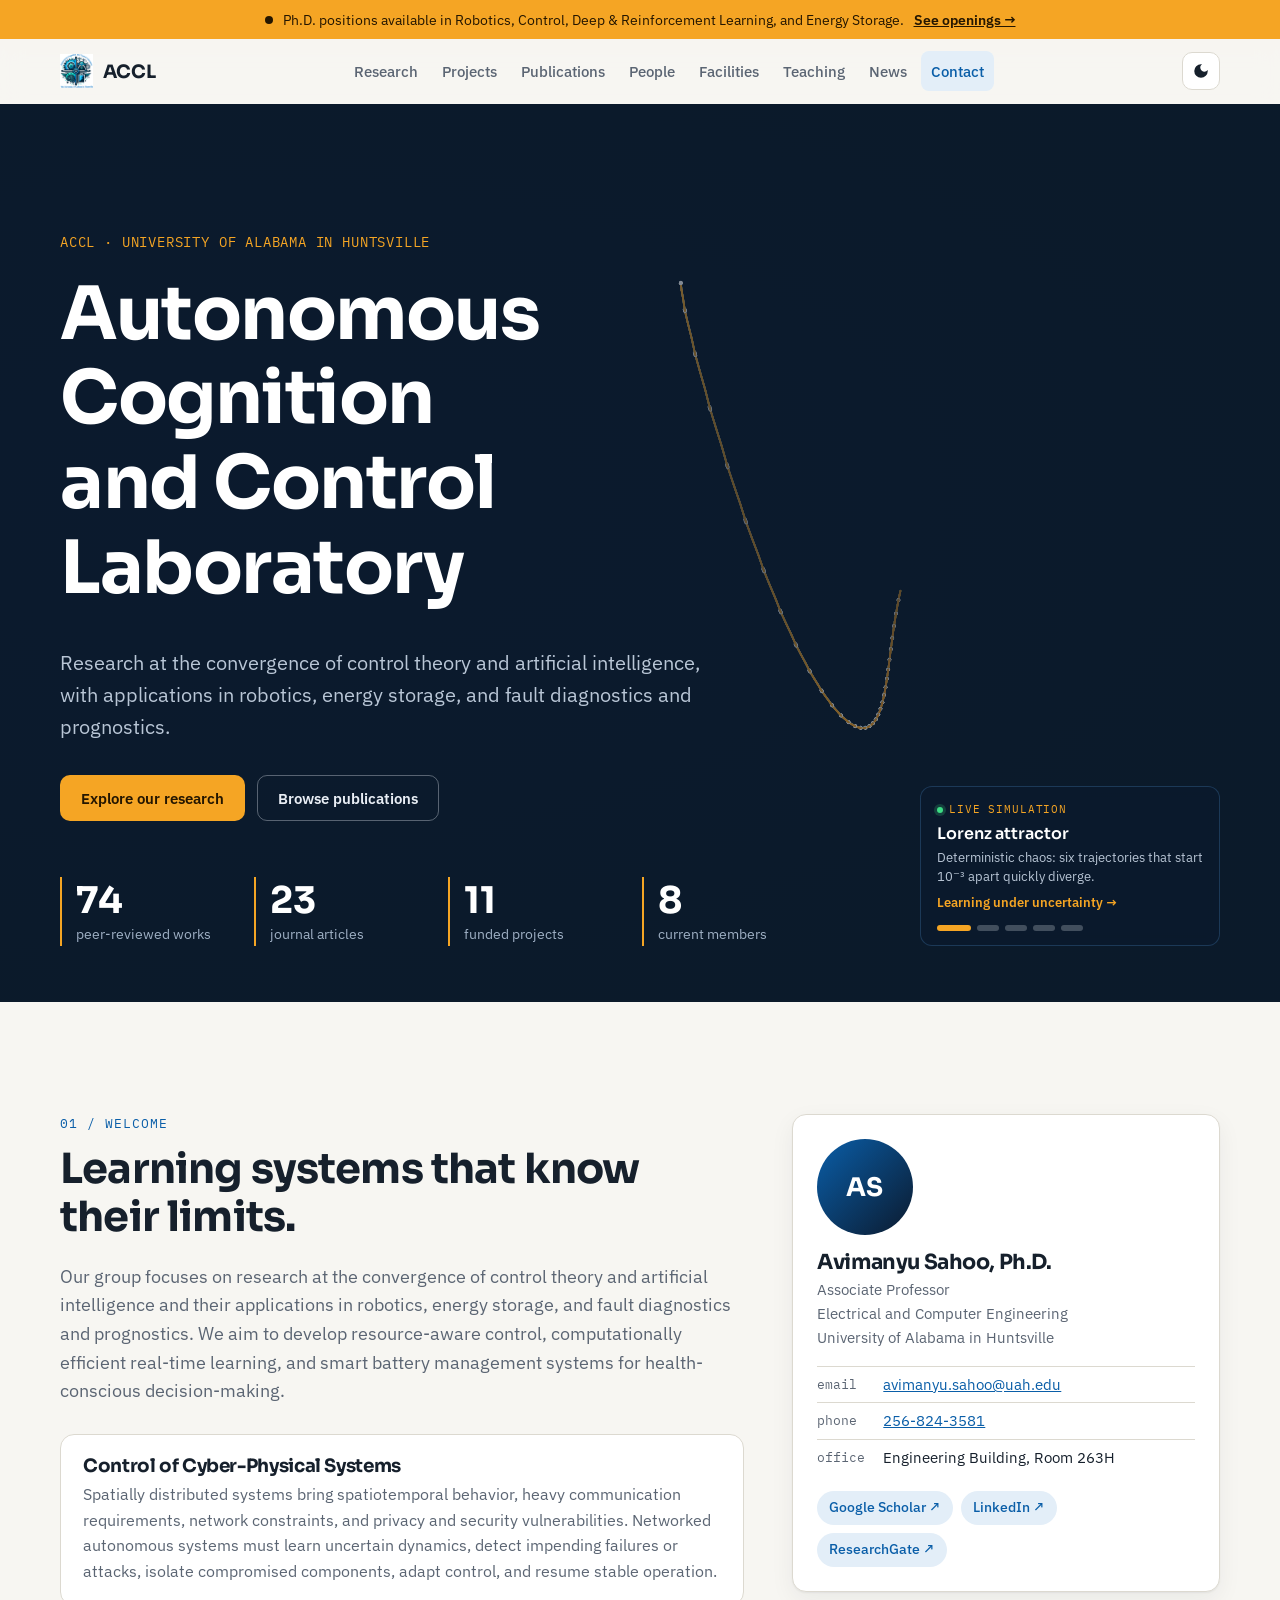
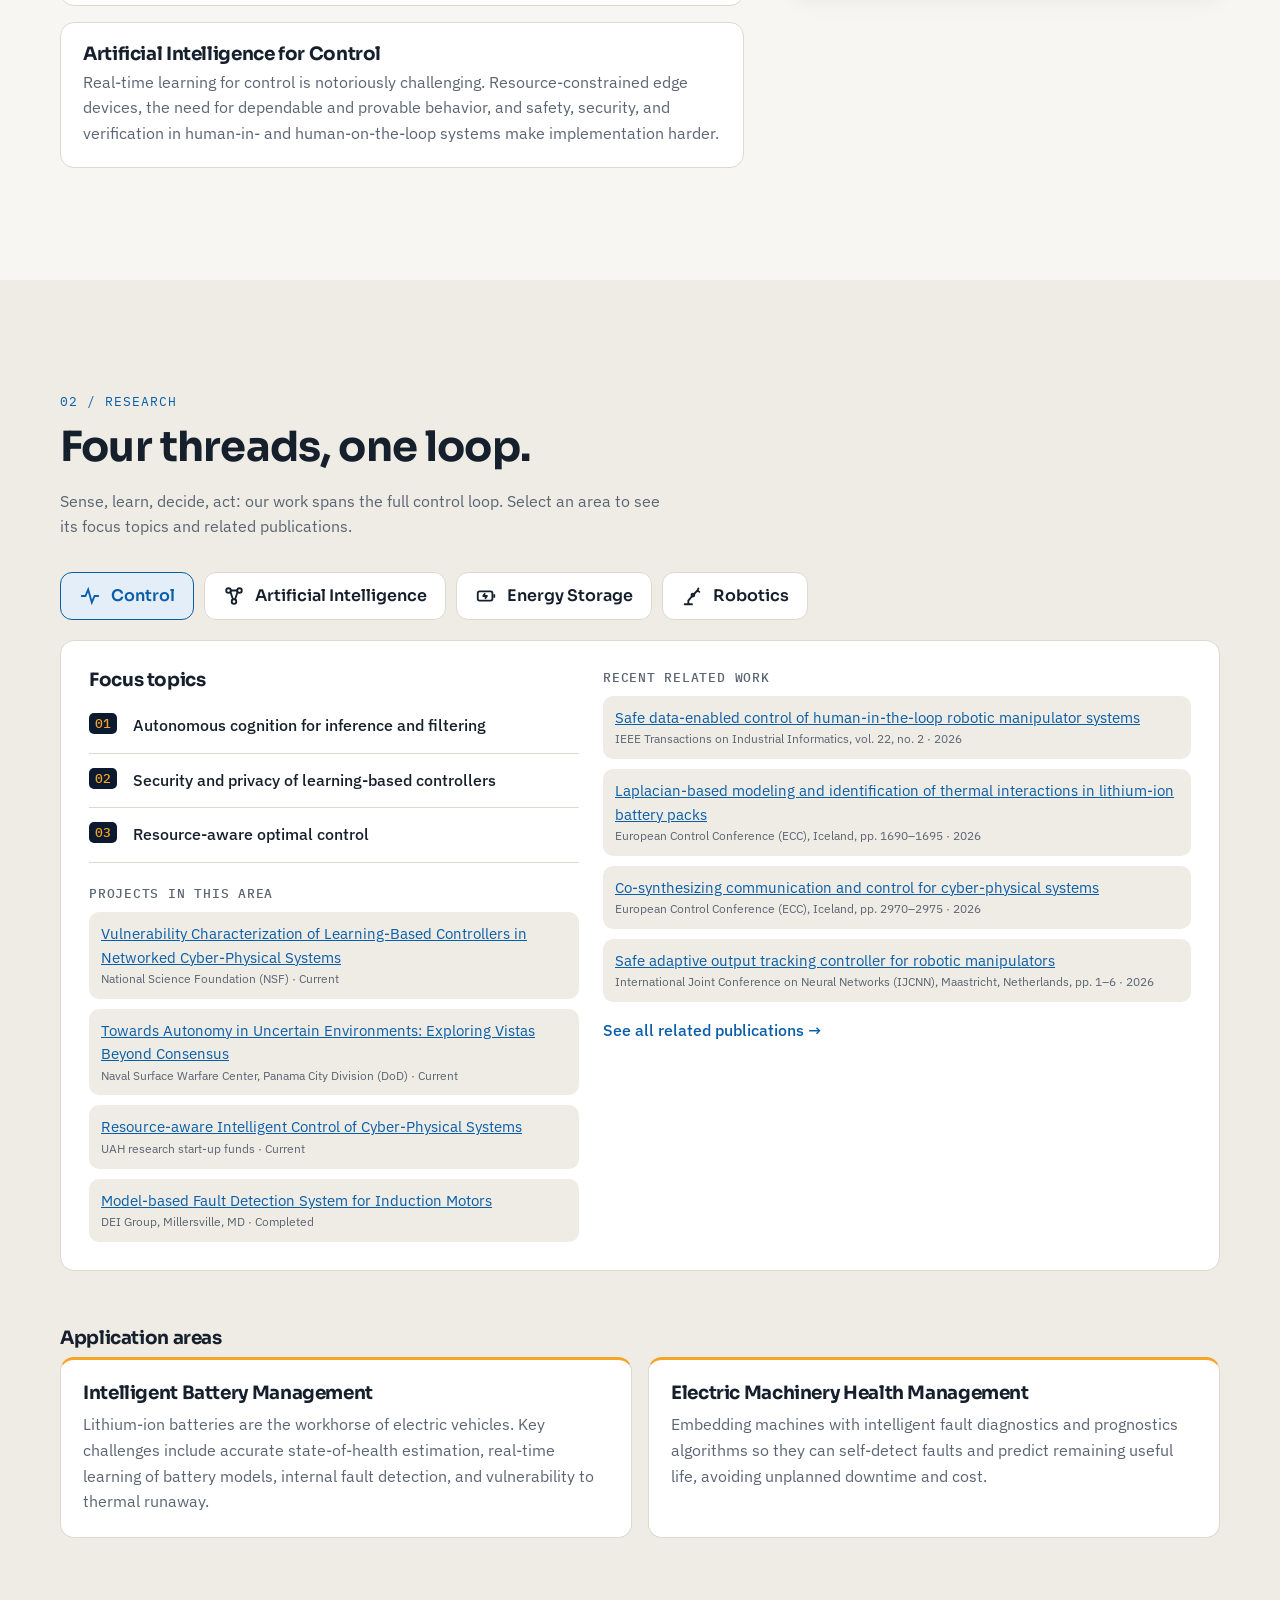
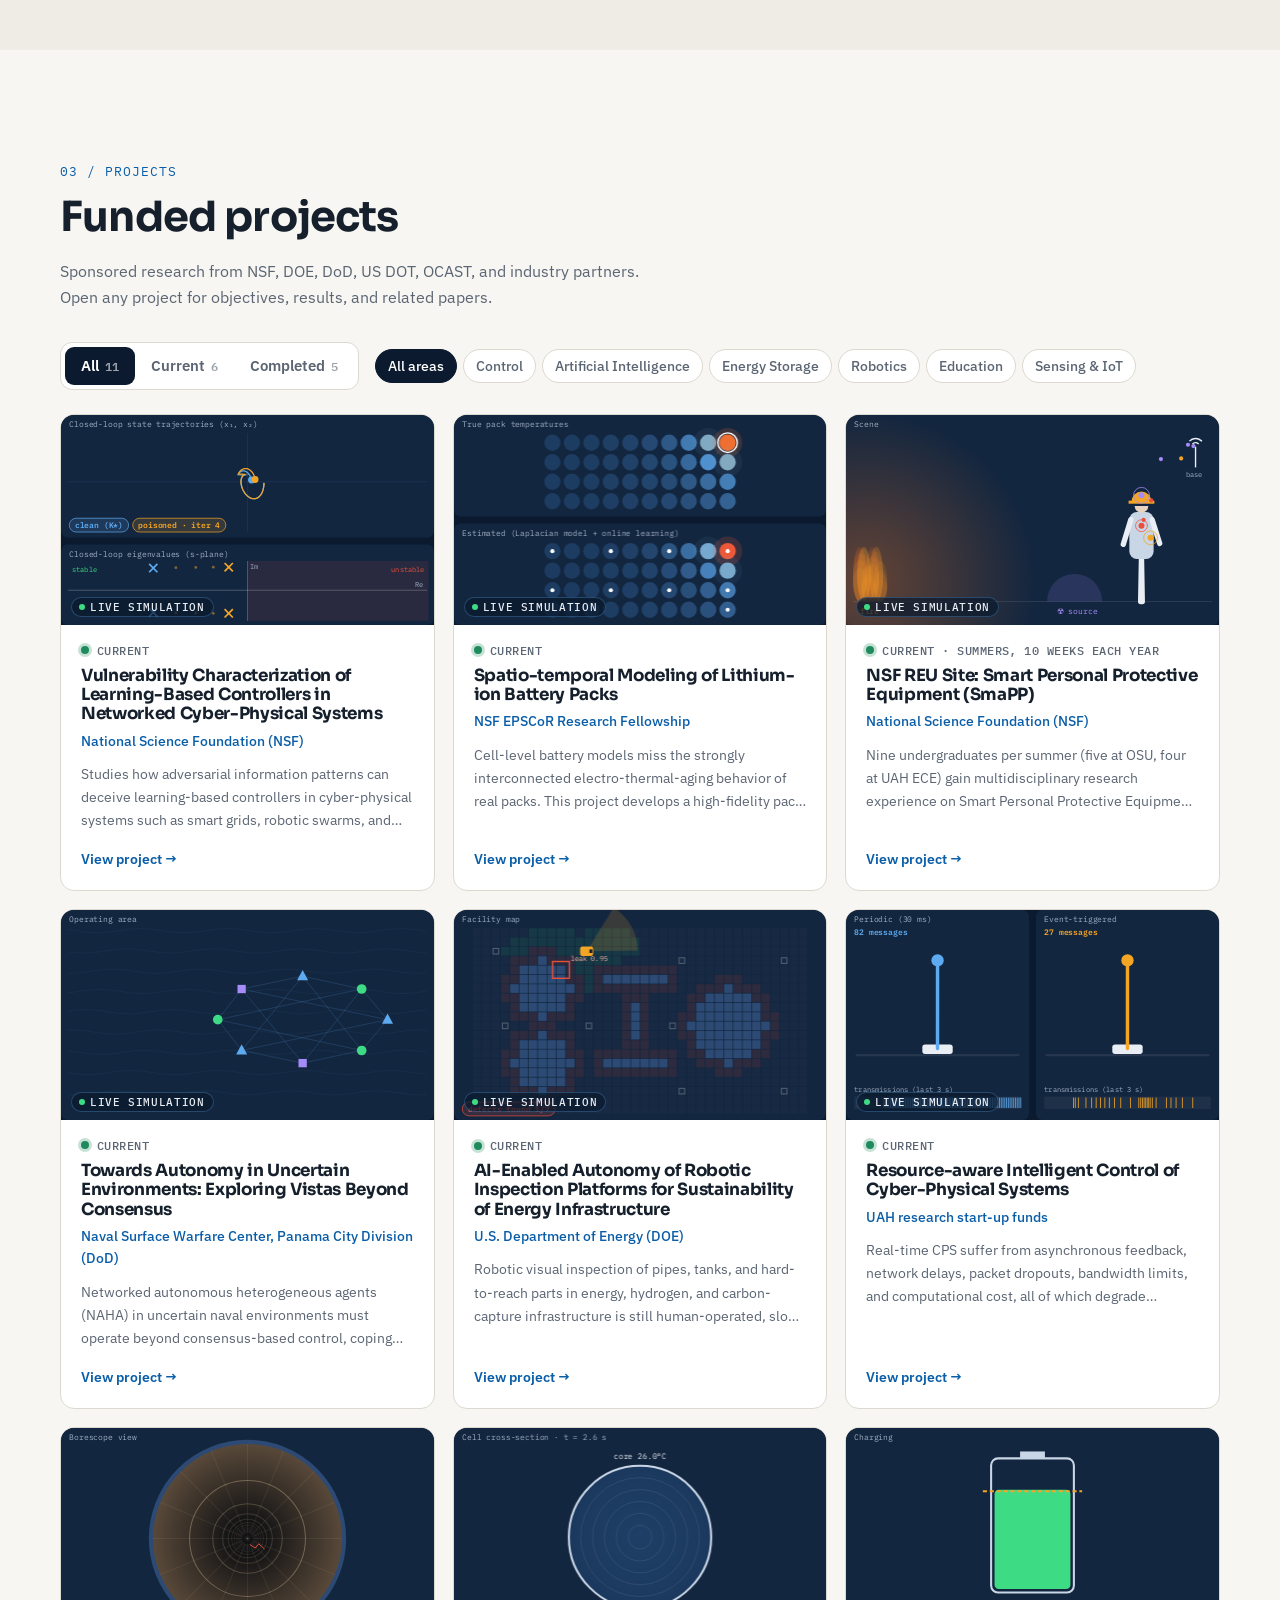
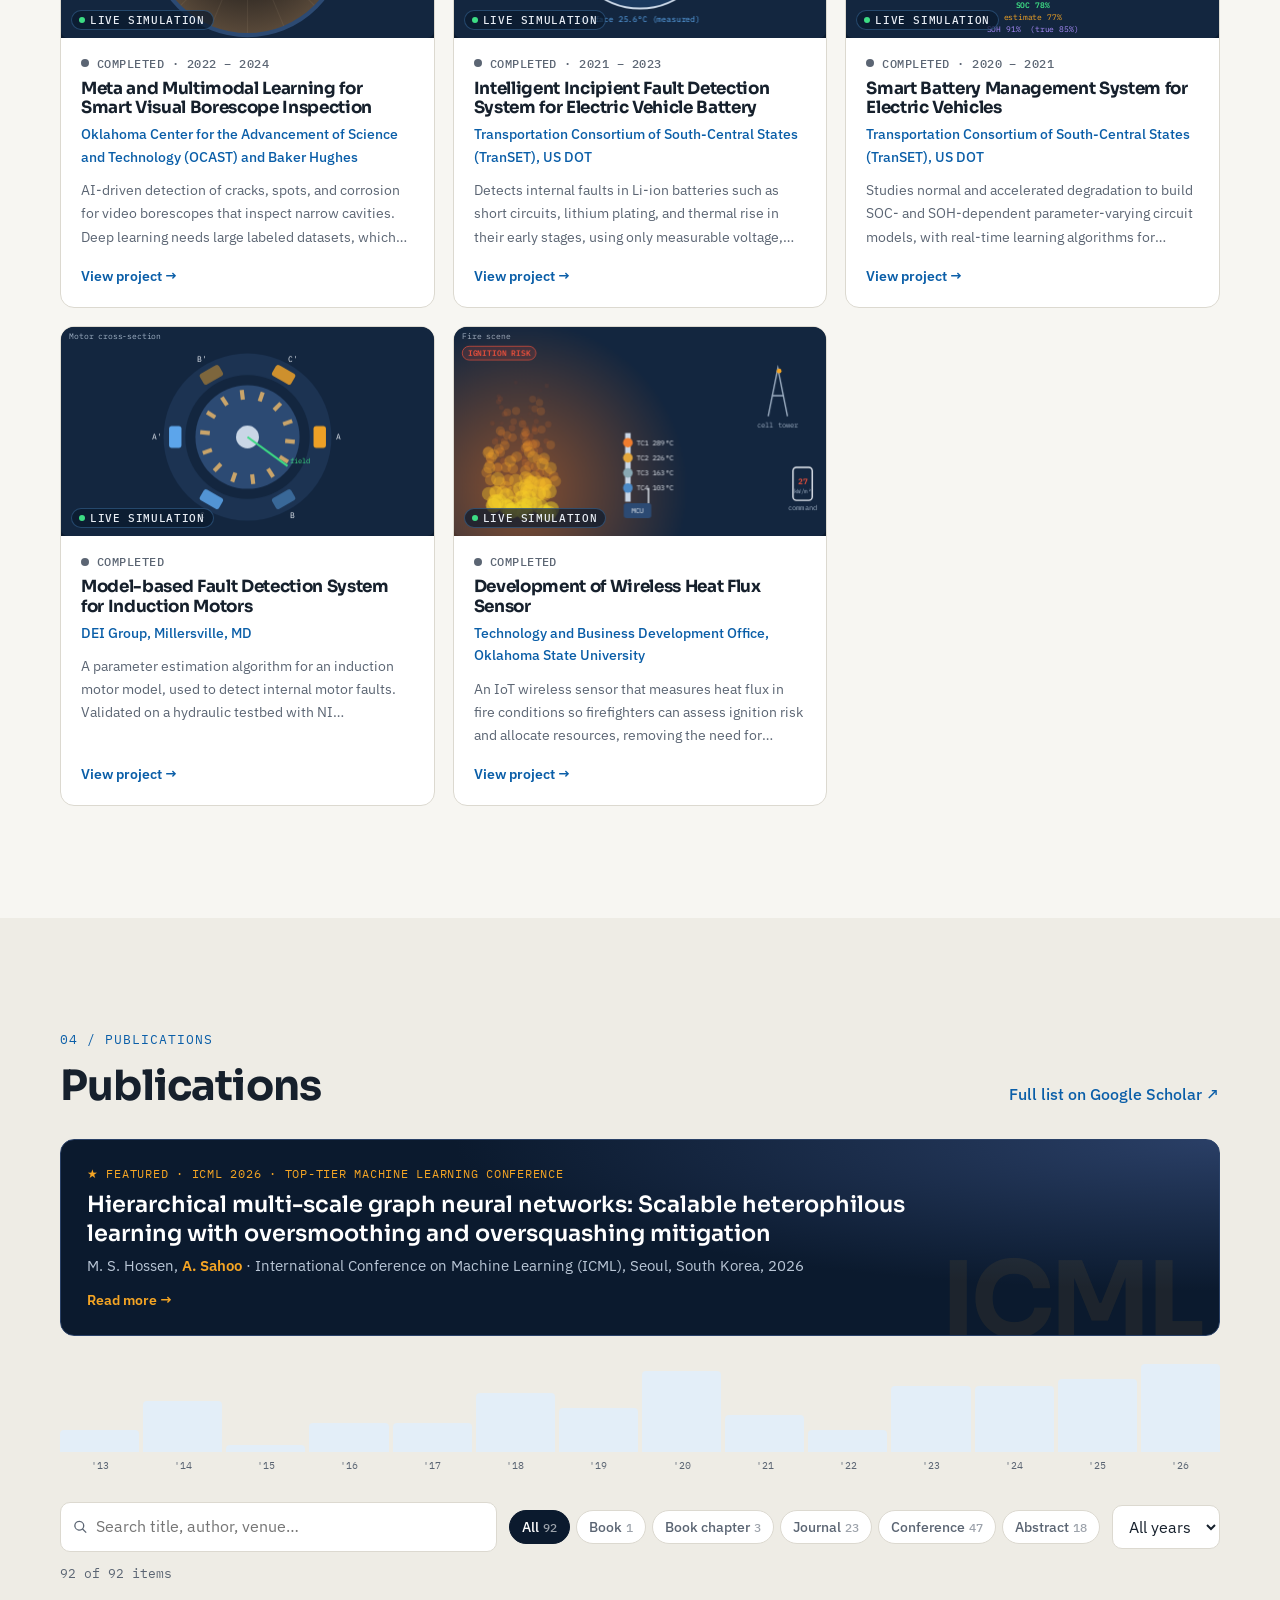
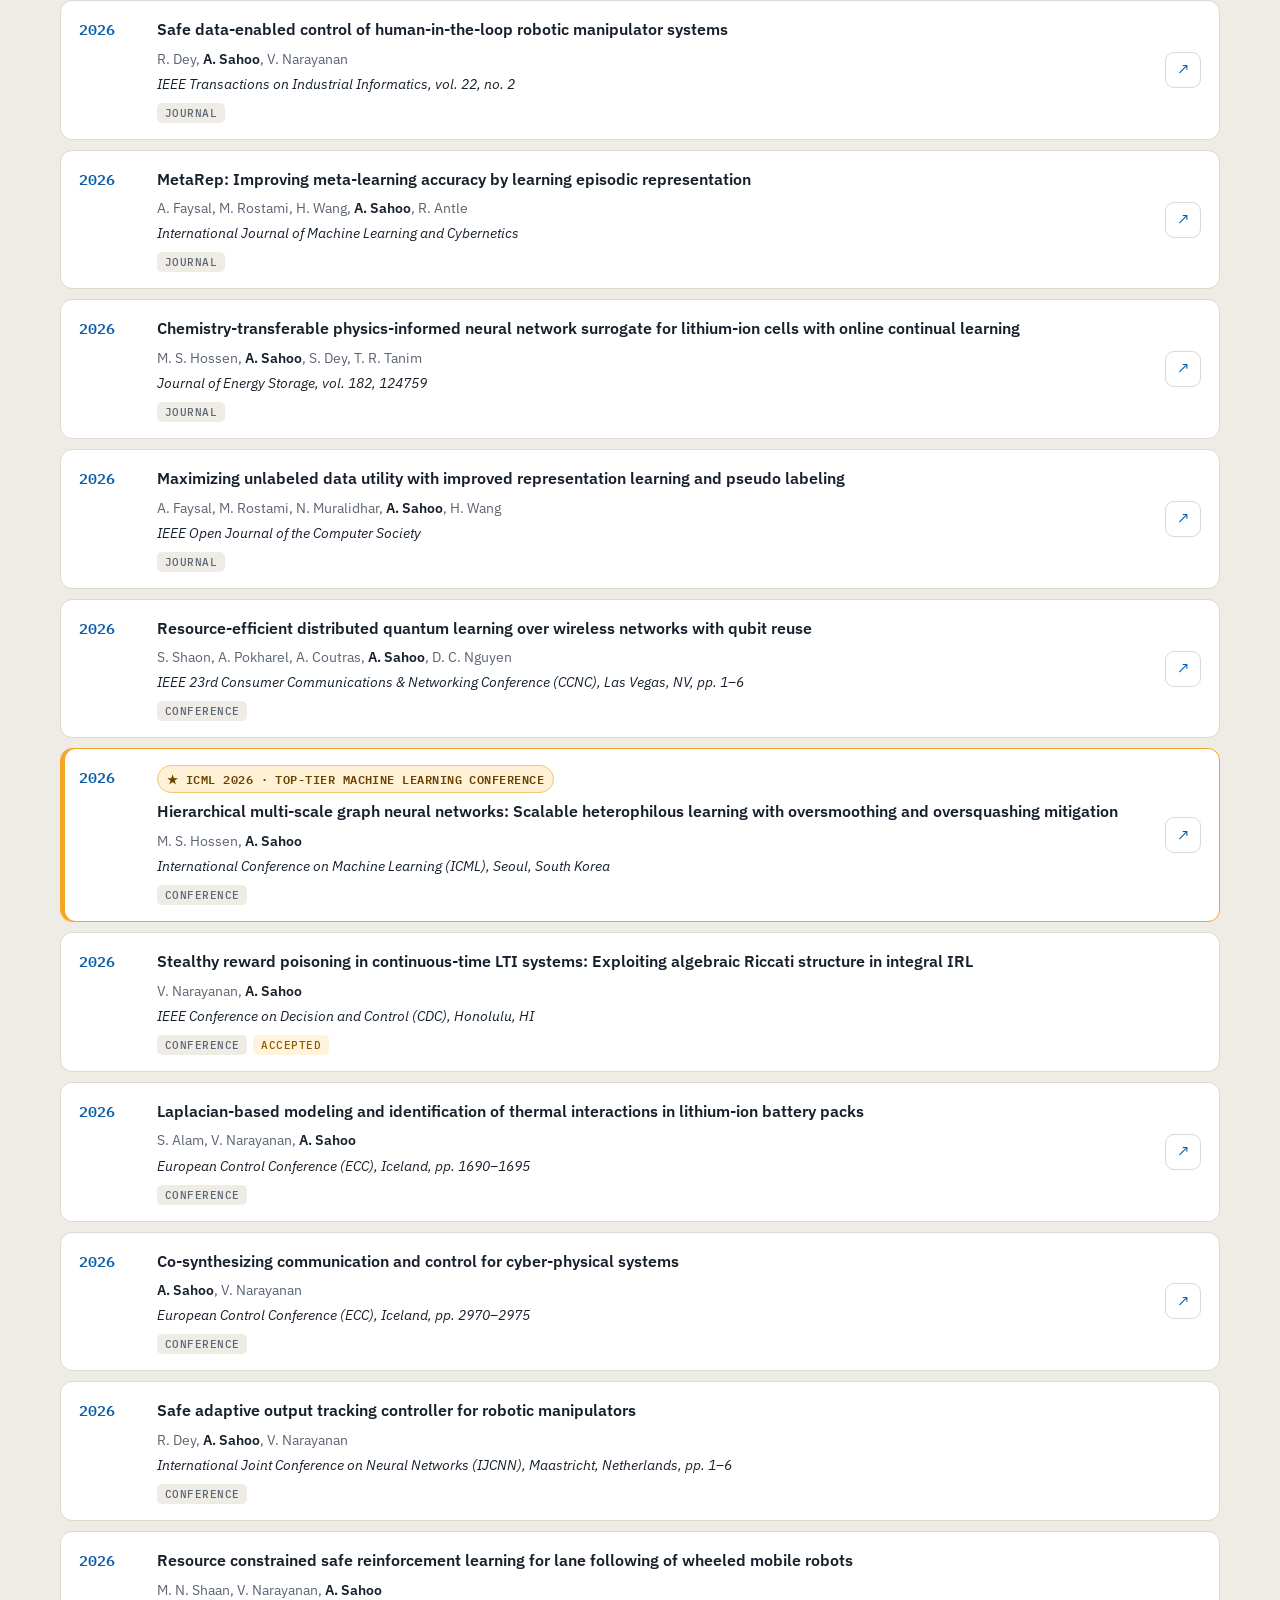
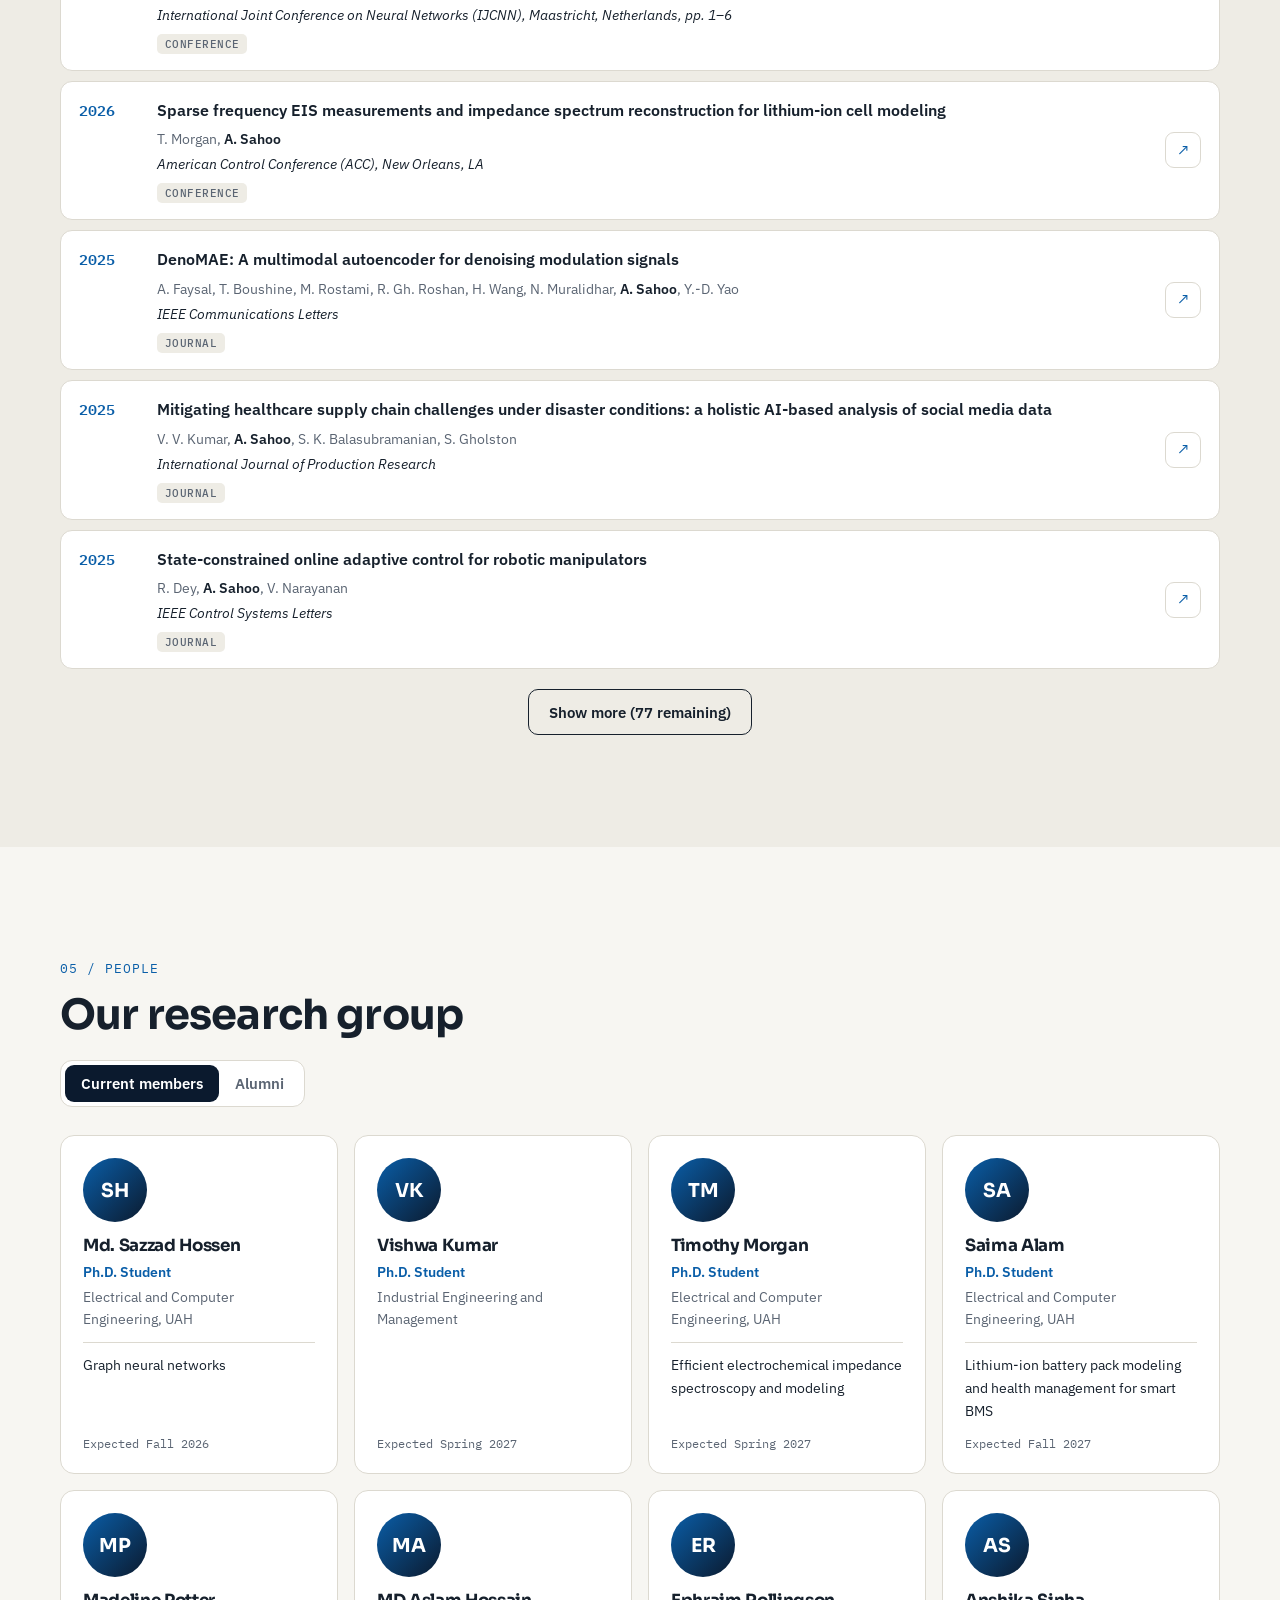
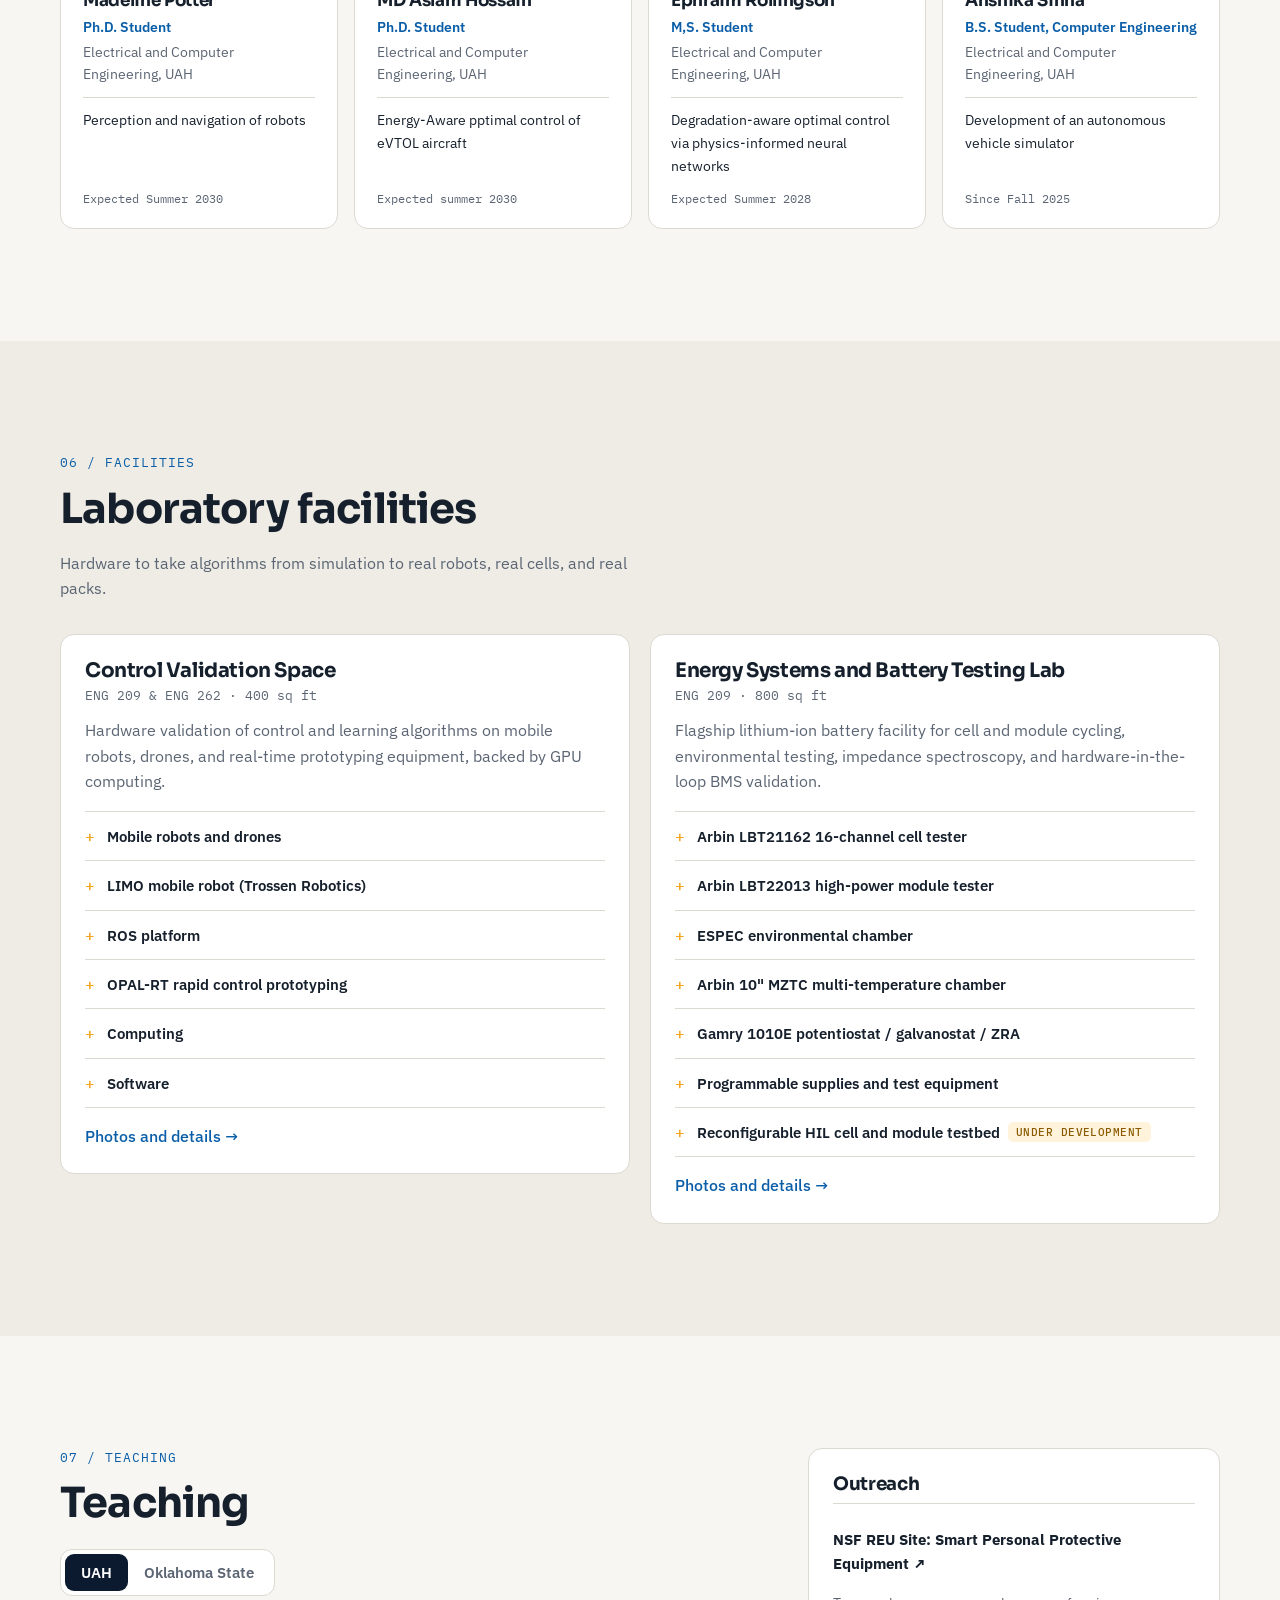
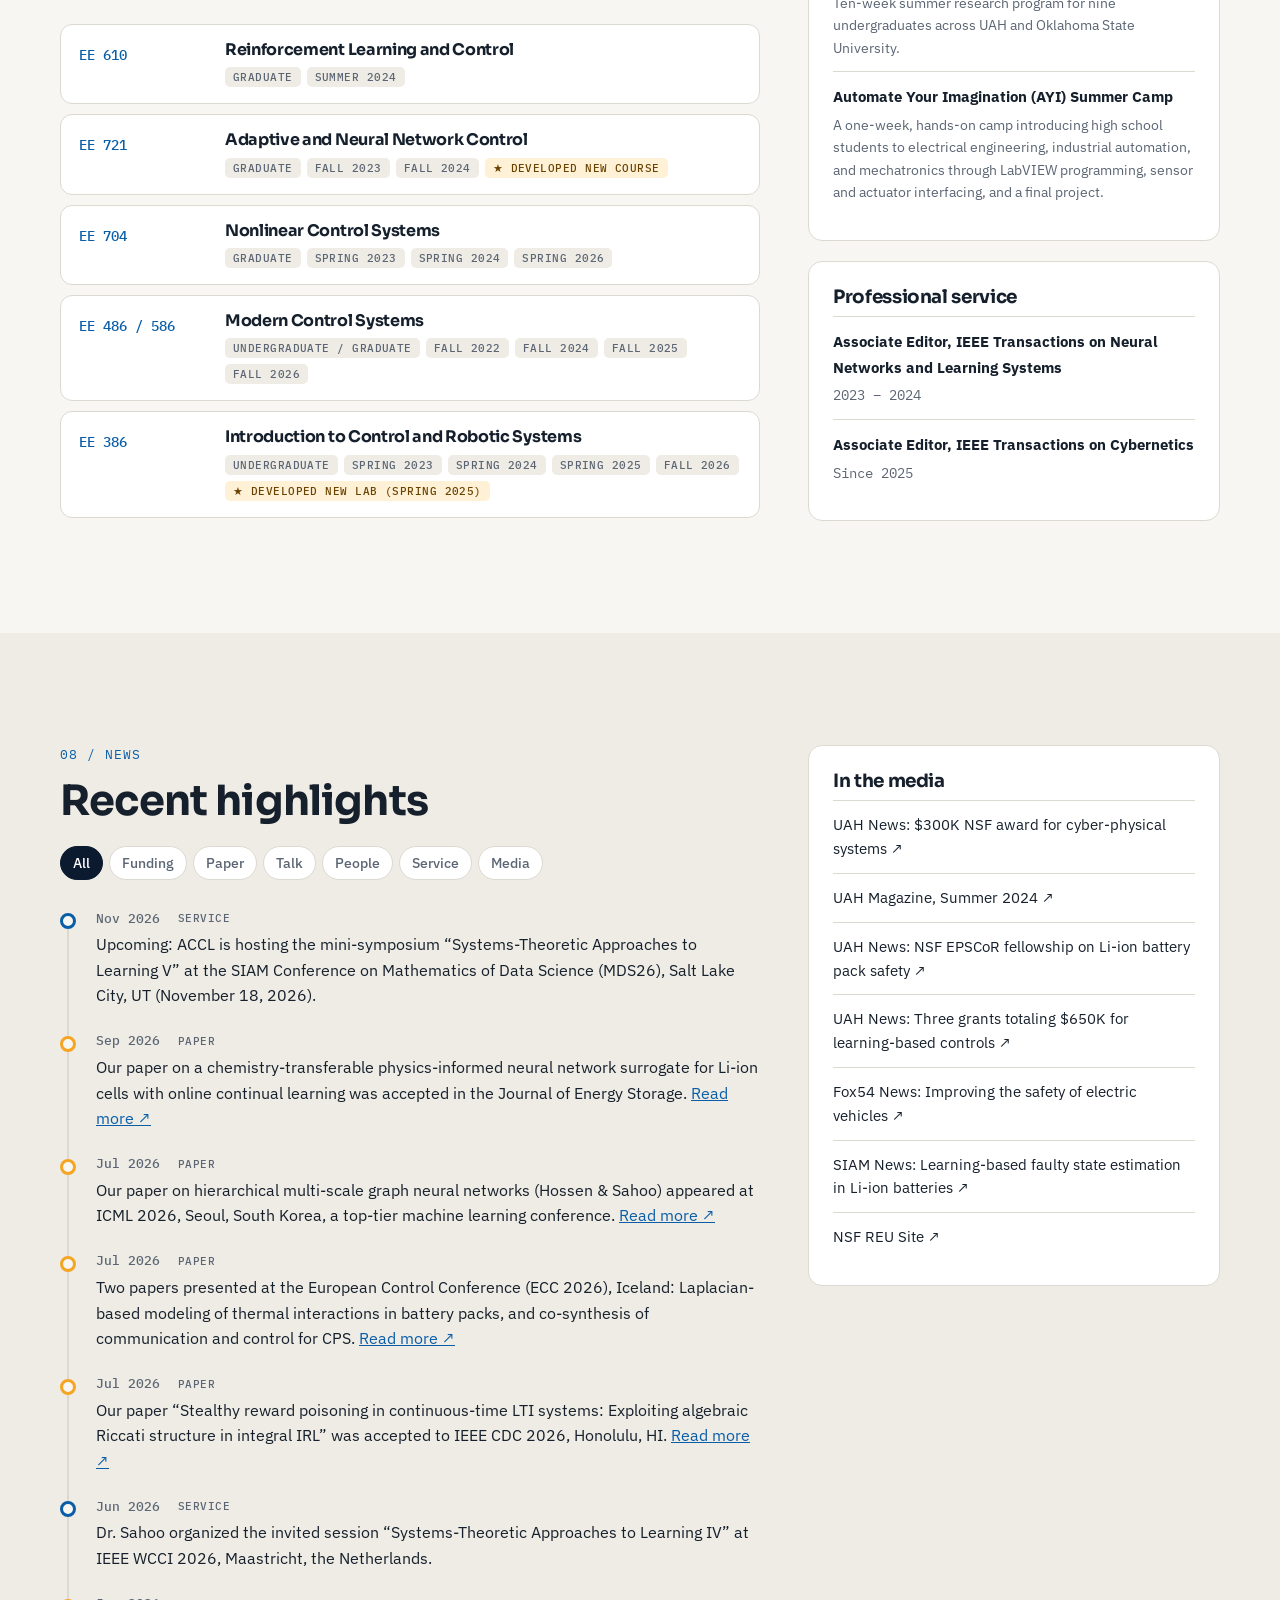
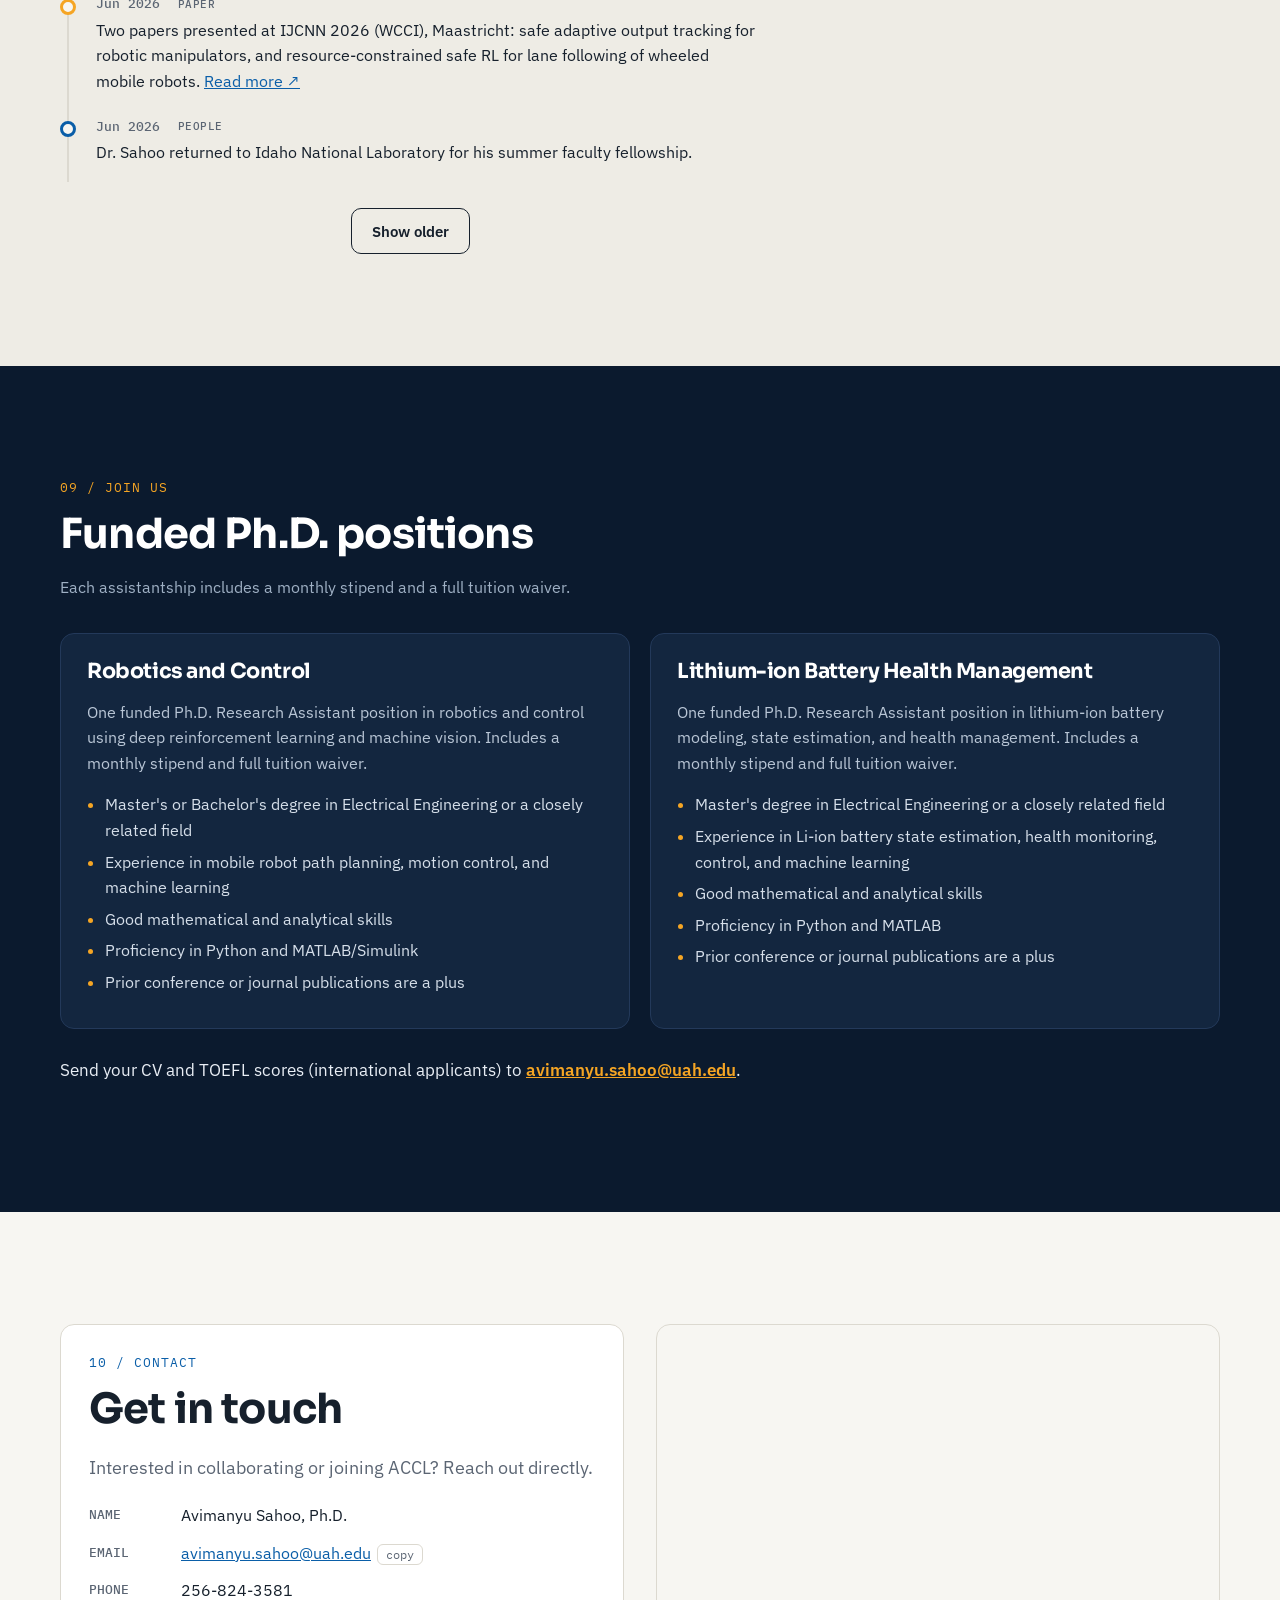
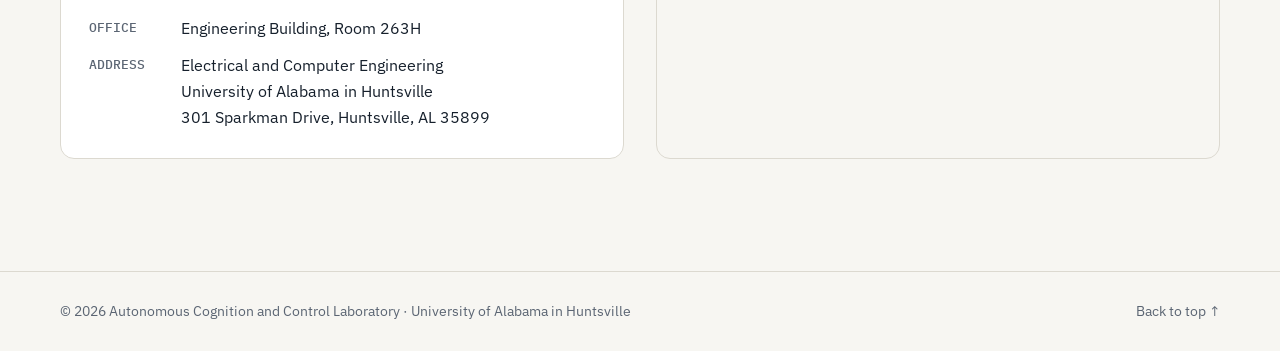
<file: index.html>
<!doctype html>
<html lang="en">
<head>
  <meta charset="utf-8">
  <meta name="viewport" content="width=device-width, initial-scale=1">
  <title>ACCL · Autonomous Cognition and Control Laboratory</title>
  <meta name="description" content="Autonomous Cognition and Control Laboratory (ACCL) at the University of Alabama in Huntsville: control theory, AI, robotics, and smart battery management.">
  <meta property="og:title" content="ACCL · Autonomous Cognition and Control Laboratory">
  <meta property="og:description" content="Control theory meets artificial intelligence: robotics, energy storage, fault diagnostics and prognostics.">
  <link rel="preconnect" href="https://fonts.googleapis.com">
  <link rel="preconnect" href="https://fonts.gstatic.com" crossorigin>
  <link href="https://fonts.googleapis.com/css2?family=Sora:wght@500;600;700&family=IBM+Plex+Sans:wght@400;500;600&family=IBM+Plex+Mono:wght@400;500&display=swap" rel="stylesheet">
  <link rel="stylesheet" href="css/style.css?v=13">
  <link rel="icon" href="figures/logo.png">
</head>
<body>
  <a class="skip" href="#main">Skip to content</a>

  <div class="announce" id="announce" hidden>
    <span class="pulse-dot"></span><span id="announce-text"></span>
    <a id="announce-link" href="#join">See openings →</a>
  </div>

  <header class="nav" id="nav">
    <div class="wrap nav-inner">
      <a href="#top" class="brand" aria-label="ACCL home">
        <img src="figures/logo.png" alt="ACCL logo" style="height:34px;width:auto;display:block">
        <span>ACCL</span>
      </a>
      <nav class="links" id="links" aria-label="Primary">
        <a href="#research">Research</a>
        <a href="#projects">Projects</a>
        <a href="#publications">Publications</a>
        <a href="#people">People</a>
        <a href="#facilities">Facilities</a>
        <a href="#teaching">Teaching</a>
        <a href="#news">News</a>
        <a href="#contact">Contact</a>
      </nav>
      <div class="nav-actions">
        <button class="icon-btn" id="theme-toggle" aria-label="Toggle dark mode">
          <svg viewBox="0 0 24 24" width="18" height="18"><path fill="currentColor" d="M12 3a9 9 0 1 0 9 9c0-.46-.04-.92-.1-1.36a5.39 5.39 0 0 1-4.4 2.26 5.4 5.4 0 0 1-3.14-9.8c-.44-.06-.9-.1-1.36-.1z"/></svg>
        </button>
        <button class="icon-btn menu-btn" id="menu-btn" aria-label="Open menu" aria-expanded="false">
          <svg viewBox="0 0 24 24" width="20" height="20"><path fill="currentColor" d="M3 6h18v2H3zm0 5h18v2H3zm0 5h18v2H3z"/></svg>
        </button>
      </div>
    </div>
  </header>

  <main id="main">
    <!-- HERO -->
    <section class="hero" id="top">
      <canvas id="net" aria-hidden="true"></canvas>
      <div class="wrap hero-inner">
        <p class="eyebrow mono" id="hero-eyebrow"></p>
        <h1 id="hero-title">Autonomous Cognition<br>and Control Laboratory</h1>
        <p class="lede" id="hero-tagline"></p>
        <div class="hero-cta">
          <a class="btn primary" href="#research">Explore our research</a>
          <a class="btn ghost" href="#publications">Browse publications</a>
        </div>
        <dl class="stats" id="stats"></dl>
        <aside class="dyn-caption" id="dyn-caption" aria-live="polite">
          <span class="dyn-kicker mono">Live simulation</span>
          <span class="dyn-name"></span>
          <span class="dyn-desc"></span>
          <a class="dyn-link" href="#research"></a>
          <div class="dyn-dots" role="group" aria-label="Choose simulation"></div>
        </aside>
      </div>
    </section>

    <!-- ABOUT / PI -->
    <section class="section" id="about">
      <div class="wrap about-grid">
        <div>
          <p class="kicker mono">01 / Welcome</p>
          <h2>Learning systems that know their limits.</h2>
          <p class="body-lg" id="about-text"></p>
          <div class="themes" id="themes"></div>
        </div>
        <aside class="pi-card" id="pi-card"></aside>
      </div>
    </section>

    <!-- RESEARCH -->
    <section class="section alt" id="research">
      <div class="wrap">
        <p class="kicker mono">02 / Research</p>
        <h2>Four threads, one loop.</h2>
        <p class="section-sub">Sense, learn, decide, act: our work spans the full control loop. Select an area to see its focus topics and related publications.</p>
        <div class="area-tabs" role="tablist" id="area-tabs"></div>
        <div class="area-panel" id="area-panel"></div>

        <h3 class="sub-h">Application areas</h3>
        <div class="apps" id="apps"></div>
      </div>
    </section>


    <!-- PROJECTS -->
    <section class="section" id="projects">
      <div class="wrap">
        <p class="kicker mono">03 / Projects</p>
        <h2>Funded projects</h2>
        <p class="section-sub">Sponsored research from NSF, DOE, DoD, US DOT, OCAST, and industry partners. Open any project for objectives, results, and related papers.</p>
        <div class="proj-controls">
          <div class="seg" role="tablist" id="proj-status"></div>
          <div class="chips" id="proj-areas" role="group" aria-label="Filter by area"></div>
        </div>
        <div class="proj-grid" id="proj-grid"></div>
      </div>
    </section>

    <!-- PUBLICATIONS -->
    <section class="section alt" id="publications">
      <div class="wrap">
        <p class="kicker mono">04 / Publications</p>
        <div class="pub-head">
          <h2>Publications</h2>
          <a class="text-link" id="scholar-link" target="_blank" rel="noopener">Full list on Google Scholar ↗</a>
        </div>
        <div class="pub-featured" id="pub-featured"></div>
        <div class="pub-chart" id="pub-chart" aria-label="Publications per year"></div>
        <div class="pub-controls">
          <label class="search">
            <svg viewBox="0 0 24 24" width="16" height="16" aria-hidden="true"><path fill="currentColor" d="M10 2a8 8 0 1 0 4.9 14.3l5.4 5.4 1.4-1.4-5.4-5.4A8 8 0 0 0 10 2zm0 2a6 6 0 1 1 0 12 6 6 0 0 1 0-12z"/></svg>
            <input type="search" id="pub-search" placeholder="Search title, author, venue…" aria-label="Search publications">
          </label>
          <div class="chips" id="pub-types" role="group" aria-label="Filter by type"></div>
          <select id="pub-year" aria-label="Filter by year"></select>
        </div>
        <p class="result-count mono" id="pub-count"></p>
        <ol class="pub-list" id="pub-list"></ol>
        <button class="btn ghost more" id="pub-more" hidden>Show more</button>
      </div>
    </section>

    <!-- PEOPLE -->
    <section class="section" id="people">
      <div class="wrap">
        <p class="kicker mono">05 / People</p>
        <h2>Our research group</h2>
        <div class="seg" role="tablist" id="people-tabs">
          <button role="tab" data-g="current" aria-selected="true">Current members</button>
          <button role="tab" data-g="alumni" aria-selected="false">Alumni</button>
        </div>
        <div class="people-grid" id="people-grid"></div>
      </div>
    </section>


    <!-- FACILITIES -->
    <section class="section alt" id="facilities">
      <div class="wrap">
        <p class="kicker mono">06 / Facilities</p>
        <h2>Laboratory facilities</h2>
        <p class="section-sub">Hardware to take algorithms from simulation to real robots, real cells, and real packs.</p>
        <div class="fac-grid" id="fac-grid"></div>
      </div>
    </section>

    <!-- TEACHING -->
    <section class="section" id="teaching">
      <div class="wrap teach-grid">
        <div>
          <p class="kicker mono">07 / Teaching</p>
          <h2>Teaching</h2>
          <div class="seg" role="tablist" id="teach-tabs"></div>
          <div class="course-list" id="course-list"></div>
        </div>
        <aside class="side-stack">
          <div class="media"><h3>Outreach</h3><ul id="outreach"></ul></div>
          <div class="media"><h3>Professional service</h3><ul id="service"></ul></div>
        </aside>
      </div>
    </section>

    <!-- NEWS -->
    <section class="section alt" id="news">
      <div class="wrap news-grid">
        <div>
          <p class="kicker mono">08 / News</p>
          <h2>Recent highlights</h2>
          <div class="chips" id="news-tags" role="group" aria-label="Filter news"></div>
          <ul class="timeline" id="timeline"></ul>
          <button class="btn ghost more" id="news-more" hidden>Show older</button>
        </div>
        <aside class="media">
          <h3>In the media</h3>
          <ul id="media"></ul>
        </aside>
      </div>
    </section>

    <!-- JOIN -->
    <section class="section dark" id="join">
      <div class="wrap">
        <p class="kicker mono">09 / Join us</p>
        <h2>Funded Ph.D. positions</h2>
        <p class="section-sub">Each assistantship includes a monthly stipend and a full tuition waiver.</p>
        <div class="positions" id="positions"></div>
        <p class="apply" id="apply"></p>
      </div>
    </section>

    <!-- CONTACT -->
    <section class="section" id="contact">
      <div class="wrap contact-grid" id="contact-grid"></div>
    </section>
  </main>

  <footer class="footer">
    <div class="wrap foot-inner">
      <span>© <span id="year"></span> Autonomous Cognition and Control Laboratory · University of Alabama in Huntsville</span>
      <a href="#top">Back to top ↑</a>
    </div>
  </footer>

  <script src="js/dynamics.js?v=13"></script>
  <script src="js/project-sims.js?v=13"></script>
  <script src="js/app.js?v=13"></script>
</body>
</html>
</file>
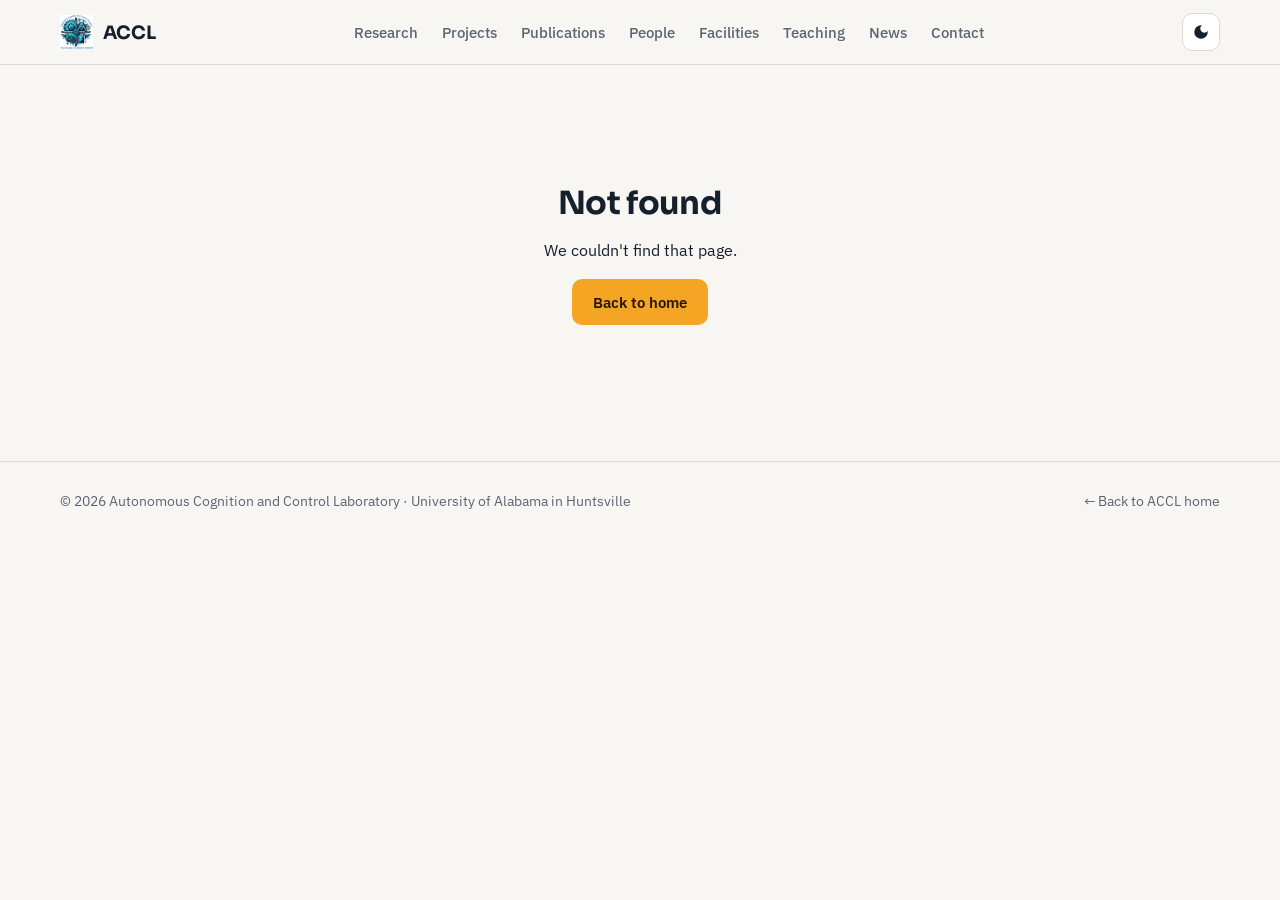
<file: detail.html>
<!doctype html>
<html lang="en">
<head>
  <meta charset="utf-8">
  <meta name="viewport" content="width=device-width, initial-scale=1">
  <title>ACCL</title>
  <meta name="description" content="Autonomous Cognition and Control Laboratory, University of Alabama in Huntsville.">
  <link rel="preconnect" href="https://fonts.googleapis.com">
  <link rel="preconnect" href="https://fonts.gstatic.com" crossorigin>
  <link href="https://fonts.googleapis.com/css2?family=Sora:wght@500;600;700&family=IBM+Plex+Sans:wght@400;500;600&family=IBM+Plex+Mono:wght@400;500&display=swap" rel="stylesheet">
  <link rel="stylesheet" href="css/style.css?v=13">
<link rel="icon" href="figures/logo.png">
</head>
<body>
  <header class="nav scrolled" id="nav">
    <div class="wrap nav-inner">
      <a href="index.html" class="brand" aria-label="ACCL home">
        <img src="figures/logo.png" alt="ACCL logo" style="height:34px;width:auto;display:block">
        <span>ACCL</span>
      </a>
      <nav class="links" id="links" aria-label="Primary">
        <a href="index.html#research">Research</a>
        <a href="index.html#projects">Projects</a>
        <a href="index.html#publications">Publications</a>
        <a href="index.html#people">People</a>
        <a href="index.html#facilities">Facilities</a>
        <a href="index.html#teaching">Teaching</a>
        <a href="index.html#news">News</a>
        <a href="index.html#contact">Contact</a>
      </nav>
      <div class="nav-actions">
        <button class="icon-btn" id="theme-toggle" aria-label="Toggle dark mode">
          <svg viewBox="0 0 24 24" width="18" height="18"><path fill="currentColor" d="M12 3a9 9 0 1 0 9 9c0-.46-.04-.92-.1-1.36a5.39 5.39 0 0 1-4.4 2.26 5.4 5.4 0 0 1-3.14-9.8c-.44-.06-.9-.1-1.36-.1z"/></svg>
        </button>
        <button class="icon-btn menu-btn" id="menu-btn" aria-label="Open menu" aria-expanded="false">
          <svg viewBox="0 0 24 24" width="20" height="20"><path fill="currentColor" d="M3 6h18v2H3zm0 5h18v2H3zm0 5h18v2H3z"/></svg>
        </button>
      </div>
    </div>
  </header>

  <main id="detail"></main>

  <footer class="footer">
    <div class="wrap foot-inner">
      <span>© <span id="year"></span> Autonomous Cognition and Control Laboratory · University of Alabama in Huntsville</span>
      <a href="index.html">← Back to ACCL home</a>
    </div>
  </footer>

  <script src="js/project-sims.js?v=13"></script>
  <script src="js/detail.js?v=13"></script>
</body>
</html>
</file>
<file: css/style.css>
/* ===== Tokens ===== */
:root {
  --ink: #0b1a2e;
  --ink-2: #13263f;
  --bg: #f7f6f2;
  --bg-alt: #eeece5;
  --surface: #ffffff;
  --text: #16202c;
  --muted: #5b6573;
  --line: #dcd9d0;
  --brand: #0a5ea8;
  --brand-soft: #e3eef8;
  --signal: #f5a524;
  --ok: #1f8a5b;
  --radius: 14px;
  --shadow: 0 1px 2px rgba(11,26,46,.06), 0 8px 24px rgba(11,26,46,.06);
  --font-h: "Sora", system-ui, sans-serif;
  --font-b: "IBM Plex Sans", system-ui, sans-serif;
  --font-m: "IBM Plex Mono", ui-monospace, monospace;
  color-scheme: light;
}
@media (prefers-color-scheme: dark) {
  :root:not([data-theme="light"]) {
    --bg: #0c1522; --bg-alt: #101c2c; --surface: #142236; --text: #e7ecf2;
    --muted: #9aa7b8; --line: #23344b; --brand: #5eaaf0; --brand-soft: #16304d;
    --shadow: 0 1px 2px rgba(0,0,0,.3), 0 8px 24px rgba(0,0,0,.25);
    color-scheme: dark;
  }
}
:root[data-theme="dark"] {
  --bg: #0c1522; --bg-alt: #101c2c; --surface: #142236; --text: #e7ecf2;
  --muted: #9aa7b8; --line: #23344b; --brand: #5eaaf0; --brand-soft: #16304d;
  --shadow: 0 1px 2px rgba(0,0,0,.3), 0 8px 24px rgba(0,0,0,.25);
  color-scheme: dark;
}

/* ===== Base ===== */
*, *::before, *::after { box-sizing: border-box; }
[hidden] { display: none !important; }   /* hidden elements stay hidden even if a rule sets display */
html { scroll-behavior: smooth; scroll-padding-top: 72px; }
body { margin: 0; background: var(--bg); color: var(--text); font: 16px/1.6 var(--font-b); -webkit-font-smoothing: antialiased; }
h1, h2, h3 { font-family: var(--font-h); line-height: 1.15; letter-spacing: -.02em; margin: 0 0 .5em; }
h2 { font-size: clamp(1.8rem, 3.6vw, 2.6rem); }
h3 { font-size: 1.15rem; }
a { color: var(--brand); }
.mono { font-family: var(--font-m); }
.wrap { width: min(1160px, 100% - 32px); margin-inline: auto; }
.skip { position: absolute; left: -999px; }
.skip:focus { left: 16px; top: 16px; z-index: 100; background: var(--surface); padding: 8px 12px; }
:focus-visible { outline: 2px solid var(--signal); outline-offset: 2px; }

/* ===== Announcement ===== */
.announce { background: var(--signal); color: #241600; font-size: .9rem; padding: 8px 16px; display: flex; gap: 10px; align-items: center; justify-content: center; flex-wrap: wrap; text-align: center; }
.announce a { color: inherit; font-weight: 600; }
.pulse-dot { width: 8px; height: 8px; border-radius: 50%; background: #241600; animation: pulse 1.6s infinite; }
@keyframes pulse { 0%,100% { opacity: 1; transform: scale(1);} 50% { opacity: .35; transform: scale(1.5);} }

/* ===== Nav ===== */
.nav { position: sticky; top: 0; z-index: 50; background: color-mix(in srgb, var(--bg) 82%, transparent); backdrop-filter: blur(12px); border-bottom: 1px solid transparent; transition: border-color .2s; }
.nav.scrolled { border-bottom-color: var(--line); }
.nav-inner { display: flex; align-items: center; justify-content: space-between; height: 64px; }
.brand { display: flex; align-items: center; gap: 10px; text-decoration: none; color: var(--ink); font: 700 1.15rem var(--font-h); }
:root[data-theme="dark"] .brand, :root:not([data-theme="light"]) .brand { color: var(--text); }
.brand-bg { color: var(--ink); }
.links { display: flex; gap: 4px; }
.links a { color: var(--muted); text-decoration: none; padding: 8px 12px; border-radius: 8px; font-weight: 500; font-size: .95rem; transition: color .15s, background .15s; }
.links a:hover { color: var(--text); background: var(--bg-alt); }
.links a.active { color: var(--brand); background: var(--brand-soft); }
.nav-actions { display: flex; gap: 6px; }
.icon-btn { display: grid; place-items: center; width: 38px; height: 38px; border-radius: 10px; border: 1px solid var(--line); background: var(--surface); color: var(--text); cursor: pointer; }
.menu-btn { display: none; }
@media (max-width: 860px) {
  .menu-btn { display: grid; }
  .links { position: absolute; top: 64px; left: 0; right: 0; flex-direction: column; background: var(--surface); border-bottom: 1px solid var(--line); padding: 8px 16px 16px; display: none; }
  .links.open { display: flex; }
}

/* ===== Hero ===== */
.hero { position: relative; background: var(--ink); color: #e9eef5; overflow: hidden; padding: clamp(64px, 12vw, 128px) 0 56px; }
#net { position: absolute; inset: 0; width: 100%; height: 100%; opacity: .9; }
.hero::after { content: ""; position: absolute; inset: 0; background: radial-gradient(ellipse at 20% 40%, rgba(11,26,46,.85), rgba(11,26,46,.35) 60%, rgba(11,26,46,.1)); pointer-events: none; }
.hero-inner { position: relative; z-index: 1; }
.eyebrow { color: var(--signal); font-size: .85rem; letter-spacing: .06em; text-transform: uppercase; margin: 0 0 18px; }
.hero h1 { font-size: clamp(2.3rem, 6.4vw, 4.6rem); max-width: 14ch; color: #fff; }
.lede { font-size: clamp(1.05rem, 1.8vw, 1.25rem); max-width: 56ch; color: #b9c6d6; margin: 0 0 32px; }
.hero-cta { display: flex; gap: 12px; flex-wrap: wrap; }
.btn { display: inline-flex; align-items: center; gap: 8px; padding: 12px 20px; border-radius: 10px; font-weight: 600; text-decoration: none; border: 1px solid transparent; cursor: pointer; font: 600 .95rem var(--font-b); transition: transform .15s, background .15s; }
.btn:hover { transform: translateY(-1px); }
.btn.primary { background: var(--signal); color: #241600; }
.btn.ghost { border-color: currentColor; color: inherit; background: transparent; }
.hero .btn.ghost { color: #e9eef5; border-color: rgba(233,238,245,.35); }
.stats { display: grid; grid-template-columns: repeat(4, minmax(0,1fr)); gap: 16px; margin: 56px 0 0; max-width: 760px; }
.stats div { border-left: 2px solid var(--signal); padding-left: 14px; }
.stats dt { font: 700 clamp(1.6rem, 3.5vw, 2.3rem) var(--font-h); color: #fff; }
.stats dd { margin: 0; color: #9fb0c4; font-size: .85rem; }
@media (max-width: 600px) { .stats { grid-template-columns: repeat(2, 1fr); } }

/* ===== Sections ===== */
.section { padding: clamp(64px, 9vw, 112px) 0; }
.section.alt { background: var(--bg-alt); }
.section.dark { background: var(--ink); color: #e9eef5; }
.section.dark h2 { color: #fff; }
.kicker { color: var(--brand); font-size: .8rem; letter-spacing: .08em; text-transform: uppercase; margin: 0 0 12px; }
.section.dark .kicker { color: var(--signal); }
.section-sub { color: var(--muted); max-width: 60ch; margin: -4px 0 32px; }
.section.dark .section-sub { color: #9fb0c4; }
.body-lg { font-size: 1.12rem; color: var(--muted); max-width: 62ch; }
.sub-h { margin-top: 56px; }
.reveal { opacity: 0; transform: translateY(16px); transition: opacity .6s ease, transform .6s ease; }
.reveal.in { opacity: 1; transform: none; }
@media (prefers-reduced-motion: reduce) { .reveal { opacity: 1; transform: none; transition: none; } html { scroll-behavior: auto; } }

/* About */
.about-grid { display: grid; grid-template-columns: 1.6fr 1fr; gap: 48px; align-items: start; }
@media (max-width: 860px) { .about-grid { grid-template-columns: 1fr; } }
.themes { display: grid; gap: 16px; margin-top: 28px; }
.theme { background: var(--surface); border: 1px solid var(--line); border-radius: var(--radius); padding: 20px 22px; }
.theme h3 { margin-bottom: 6px; }
.theme p { margin: 0; color: var(--muted); }
.pi-card { background: var(--surface); border: 1px solid var(--line); border-radius: var(--radius); padding: 24px; box-shadow: var(--shadow); position: sticky; top: 88px; }
.avatar { width: 88px; height: 88px; border-radius: 50%; display: grid; place-items: center; font: 700 1.6rem var(--font-h); color: #fff; background: linear-gradient(135deg, var(--brand), var(--ink)); object-fit: cover; flex-shrink: 0; }
.pi-card .avatar { width: 96px; height: 96px; margin-bottom: 16px; }
.pi-card h3 { font-size: 1.3rem; margin-bottom: 2px; }
.pi-card .role { color: var(--muted); margin: 0 0 16px; font-size: .95rem; }
.pi-card ul { list-style: none; padding: 0; margin: 0 0 16px; font-size: .92rem; }
.pi-card li { padding: 6px 0; border-top: 1px solid var(--line); display: flex; gap: 10px; }
.pi-card li span:first-child { color: var(--muted); width: 56px; flex-shrink: 0; font-family: var(--font-m); font-size: .8rem; padding-top: 2px; }
.pill-links { display: flex; flex-wrap: wrap; gap: 8px; }
.pill-links a { font-size: .85rem; padding: 6px 12px; border-radius: 999px; background: var(--brand-soft); text-decoration: none; font-weight: 500; }

/* Research */
.area-tabs { display: flex; gap: 10px; flex-wrap: wrap; margin-bottom: 20px; }
.area-tab { display: flex; align-items: center; gap: 10px; padding: 12px 18px; border-radius: 12px; border: 1px solid var(--line); background: var(--surface); color: var(--text); cursor: pointer; font: 600 1rem var(--font-h); transition: border-color .15s, background .15s; }
.area-tab[aria-selected="true"] { border-color: var(--brand); background: var(--brand-soft); color: var(--brand); }
.area-tab svg { width: 22px; height: 22px; }
.area-panel { display: grid; grid-template-columns: 1fr 1.2fr; gap: 24px; background: var(--surface); border: 1px solid var(--line); border-radius: var(--radius); padding: 28px; min-height: 260px; }
@media (max-width: 860px) { .area-panel { grid-template-columns: 1fr; } }
.focus-list { list-style: none; padding: 0; margin: 0; counter-reset: f; }
.focus-list li { counter-increment: f; padding: 14px 0 14px 44px; border-bottom: 1px solid var(--line); position: relative; font-weight: 500; }
.focus-list li::before { content: counter(f, decimal-leading-zero); position: absolute; left: 0; top: 14px; font: 500 .8rem var(--font-m); color: var(--signal); background: var(--ink); padding: 2px 6px; border-radius: 5px; }
.related h4 { font: 500 .8rem var(--font-m); text-transform: uppercase; letter-spacing: .06em; color: var(--muted); margin: 0 0 10px; }
.related ul { list-style: none; padding: 0; margin: 0; display: grid; gap: 10px; }
.related li { font-size: .92rem; padding: 10px 12px; background: var(--bg-alt); border-radius: 10px; }
.related li small { display: block; color: var(--muted); }
.apps { display: grid; grid-template-columns: repeat(2, 1fr); gap: 16px; }
@media (max-width: 700px) { .apps { grid-template-columns: 1fr; } }
.app { background: var(--surface); border: 1px solid var(--line); border-radius: var(--radius); padding: 22px; border-top: 3px solid var(--signal); }
.app p { margin: 0; color: var(--muted); }

/* Publications */
.pub-head { display: flex; justify-content: space-between; align-items: baseline; gap: 16px; flex-wrap: wrap; }
.text-link { font-weight: 500; text-decoration: none; }
.pub-chart { display: flex; align-items: flex-end; gap: 4px; height: 110px; margin: 12px 0 28px; padding-bottom: 22px; position: relative; }
.bar { flex: 1; background: var(--brand-soft); border-radius: 4px 4px 0 0; position: relative; cursor: pointer; border: none; padding: 0; transition: background .15s; min-width: 0; }
.bar:hover, .bar.on { background: var(--brand); }
.bar span { position: absolute; bottom: -20px; left: 50%; transform: translateX(-50%); font: .65rem var(--font-m); color: var(--muted); white-space: nowrap; }
.bar .n { bottom: auto; top: -16px; opacity: 0; transition: opacity .15s; color: var(--text); }
.bar:hover .n, .bar.on .n { opacity: 1; }
@media (max-width: 600px) { .bar span:not(.n) { display: none; } .bar:nth-child(3n+1) span:not(.n) { display: block; } }
.pub-controls { display: flex; gap: 12px; flex-wrap: wrap; align-items: center; margin-bottom: 12px; }
.search { flex: 1 1 260px; display: flex; align-items: center; gap: 8px; background: var(--surface); border: 1px solid var(--line); border-radius: 10px; padding: 0 12px; color: var(--muted); }
.search input { border: 0; background: transparent; color: var(--text); font: inherit; padding: 11px 0; width: 100%; outline: none; }
select { font: inherit; padding: 10px 12px; border-radius: 10px; border: 1px solid var(--line); background: var(--surface); color: var(--text); }
.chips { display: flex; gap: 6px; flex-wrap: wrap; }
.chip { font: 500 .85rem var(--font-b); padding: 7px 12px; border-radius: 999px; border: 1px solid var(--line); background: var(--surface); color: var(--muted); cursor: pointer; }
.chip[aria-pressed="true"] { background: var(--ink); color: #fff; border-color: var(--ink); }
:root[data-theme="dark"] .chip[aria-pressed="true"] { background: var(--brand); border-color: var(--brand); color: #06121f; }
@media (prefers-color-scheme: dark) { :root:not([data-theme="light"]) .chip[aria-pressed="true"] { background: var(--brand); border-color: var(--brand); color: #06121f; } }
.chip .c { opacity: .6; margin-left: 4px; font-family: var(--font-m); font-size: .75rem; }
.result-count { color: var(--muted); font-size: .8rem; margin: 8px 0 16px; }
.pub-list { list-style: none; padding: 0; margin: 0; display: grid; gap: 10px; }
.pub { display: grid; grid-template-columns: 62px 1fr auto; gap: 16px; align-items: start; background: var(--surface); border: 1px solid var(--line); border-radius: 12px; padding: 16px 18px; animation: fadeIn .3s ease; }
@keyframes fadeIn { from { opacity: 0; transform: translateY(4px);} to { opacity: 1; transform: none; } }
.pub .yr { font: 600 .95rem var(--font-m); color: var(--brand); }
.pub .t { font-weight: 600; margin: 0 0 4px; }
.pub .a { color: var(--muted); font-size: .9rem; margin: 0; }
.pub .a b { color: var(--text); font-weight: 600; }
.pub .v { font-size: .9rem; margin: 2px 0 0; font-style: italic; }
.pub .tags { display: flex; gap: 6px; margin-top: 8px; flex-wrap: wrap; }
.tag { font: 500 .7rem var(--font-m); text-transform: uppercase; letter-spacing: .04em; padding: 3px 8px; border-radius: 5px; background: var(--bg-alt); color: var(--muted); }
.tag.status { background: #fff3dc; color: #8a5a00; }
@media (prefers-color-scheme: dark) { :root:not([data-theme="light"]) .tag.status { background: #3a2c0d; color: var(--signal); } }
:root[data-theme="dark"] .tag.status { background: #3a2c0d; color: var(--signal); }
.pub .go { align-self: center; width: 36px; height: 36px; display: grid; place-items: center; border-radius: 9px; border: 1px solid var(--line); text-decoration: none; }
.pub .go:hover { background: var(--brand-soft); }
@media (max-width: 600px) { .pub { grid-template-columns: 1fr auto; } .pub .yr { grid-column: 1 / -1; } }
mark { background: color-mix(in srgb, var(--signal) 40%, transparent); color: inherit; border-radius: 3px; padding: 0 2px; }
.more { margin: 20px auto 0; display: flex; }
.empty { text-align: center; color: var(--muted); padding: 40px; }

/* People */
.seg { display: inline-flex; background: var(--surface); border: 1px solid var(--line); border-radius: 12px; padding: 4px; margin-bottom: 28px; }
.seg button { border: 0; background: transparent; padding: 9px 16px; border-radius: 9px; font: 600 .92rem var(--font-b); color: var(--muted); cursor: pointer; }
.seg button[aria-selected="true"] { background: var(--ink); color: #fff; }
:root[data-theme="dark"] .seg button[aria-selected="true"] { background: var(--brand); color: #06121f; }
@media (prefers-color-scheme: dark) { :root:not([data-theme="light"]) .seg button[aria-selected="true"] { background: var(--brand); color: #06121f; } }
.people-grid { display: grid; grid-template-columns: repeat(auto-fill, minmax(260px, 1fr)); gap: 16px; }
.person { background: var(--surface); border: 1px solid var(--line); border-radius: var(--radius); padding: 22px; display: flex; flex-direction: column; gap: 4px; transition: transform .2s, box-shadow .2s; animation: fadeIn .35s ease; }
.person:hover { transform: translateY(-3px); box-shadow: var(--shadow); }
.person .avatar { width: 64px; height: 64px; font-size: 1.2rem; margin-bottom: 10px; }
.person h3 { margin: 0; font-size: 1.05rem; }
.person .lvl { color: var(--brand); font-weight: 600; font-size: .9rem; }
.person .prog { color: var(--muted); font-size: .85rem; }
.person .topic { font-size: .9rem; margin-top: 8px; padding-top: 10px; border-top: 1px solid var(--line); }
.person .when { font: .75rem var(--font-m); color: var(--muted); margin-top: auto; padding-top: 10px; }
.person .now { font-size: .85rem; background: var(--brand-soft); padding: 6px 10px; border-radius: 8px; margin-top: 8px; }

/* News */
.news-grid { display: grid; grid-template-columns: 1.7fr 1fr; gap: 48px; }
@media (max-width: 860px) { .news-grid { grid-template-columns: 1fr; } }
#news-tags { margin-bottom: 28px; }
.timeline { list-style: none; padding: 0; margin: 0; position: relative; }
.timeline::before { content: ""; position: absolute; left: 7px; top: 6px; bottom: 6px; width: 2px; background: var(--line); }
.timeline li { position: relative; padding: 0 0 22px 36px; animation: fadeIn .3s ease; }
.timeline li::before { content: ""; position: absolute; left: 0; top: 5px; width: 16px; height: 16px; border-radius: 50%; background: var(--bg); border: 3px solid var(--brand); }
.timeline li[data-tag="Funding"]::before { border-color: var(--ok); }
.timeline li[data-tag="Paper"]::before { border-color: var(--signal); }
.timeline .d { font: 500 .8rem var(--font-m); color: var(--muted); display: flex; gap: 10px; align-items: center; }
.timeline p { margin: 4px 0 0; }
.media { background: var(--surface); border: 1px solid var(--line); border-radius: var(--radius); padding: 24px; align-self: start; position: sticky; top: 88px; }
.media ul { list-style: none; padding: 0; margin: 0; }
.media li { border-top: 1px solid var(--line); }
.media a { display: block; padding: 12px 0; text-decoration: none; color: var(--text); font-size: .93rem; }
.media a:hover { color: var(--brand); }

/* Join */
.positions { display: grid; grid-template-columns: repeat(2, 1fr); gap: 20px; }
@media (max-width: 760px) { .positions { grid-template-columns: 1fr; } }
.position { background: var(--ink-2); border: 1px solid #23395a; border-radius: var(--radius); padding: 26px; }
.position h3 { color: #fff; font-size: 1.3rem; }
.position p { color: #b9c6d6; }
.position ul { padding-left: 18px; margin: 0; color: #d6dfea; }
.position li { margin: 6px 0; }
.position li::marker { color: var(--signal); }
.apply { margin-top: 28px; font-size: 1.05rem; }
.apply a { color: var(--signal); font-weight: 600; }

/* Contact */
.contact-grid { display: grid; grid-template-columns: 1fr 1fr; gap: 32px; align-items: stretch; }
@media (max-width: 760px) { .contact-grid { grid-template-columns: 1fr; } }
.contact-card { background: var(--surface); border: 1px solid var(--line); border-radius: var(--radius); padding: 28px; }
.contact-card dl { display: grid; grid-template-columns: 80px 1fr; gap: 12px; margin: 20px 0 0; }
.contact-card dt { font: 500 .8rem var(--font-m); color: var(--muted); text-transform: uppercase; padding-top: 3px; }
.contact-card dd { margin: 0; }
.map { border-radius: var(--radius); overflow: hidden; border: 1px solid var(--line); min-height: 300px; }
.map iframe { width: 100%; height: 100%; min-height: 300px; border: 0; display: block; }
.copy { margin-left: 6px; font: .75rem var(--font-m); border: 1px solid var(--line); background: transparent; color: var(--muted); border-radius: 6px; padding: 2px 8px; cursor: pointer; }

/* Footer */
.footer { border-top: 1px solid var(--line); padding: 28px 0; font-size: .88rem; color: var(--muted); }
.foot-inner { display: flex; justify-content: space-between; gap: 16px; flex-wrap: wrap; }
.footer a { color: var(--muted); text-decoration: none; }

/* ===== v2: nav width ===== */
@media (max-width: 1060px) {
  .menu-btn { display: grid; }
  .links { position: absolute; top: 64px; left: 0; right: 0; flex-direction: column; background: var(--surface); border-bottom: 1px solid var(--line); padding: 8px 16px 16px; display: none; }
  .links.open { display: flex; }
}
.links a { padding: 8px 10px; }

/* Shared */
.seg .c { opacity: .6; font-family: var(--font-m); font-size: .75rem; margin-left: 2px; }
.tag.rich { background: var(--brand-soft); color: var(--brand); }
.pub-title { color: inherit; text-decoration: none; }
.pub-title:hover { color: var(--brand); text-decoration: underline; }

/* Projects */
.proj-controls { display: flex; gap: 16px; flex-wrap: wrap; align-items: center; margin-bottom: 24px; }
.proj-controls .seg { margin: 0; }
.proj-grid { display: grid; grid-template-columns: repeat(auto-fill, minmax(330px, 1fr)); gap: 18px; }
@media (max-width: 420px) { .proj-grid { grid-template-columns: 1fr; } }
.proj { display: flex; flex-direction: column; background: var(--surface); border: 1px solid var(--line); border-radius: var(--radius); overflow: hidden; text-decoration: none; color: inherit; transition: transform .2s, box-shadow .2s, border-color .2s; animation: fadeIn .3s ease; }
.proj:hover { transform: translateY(-3px); box-shadow: var(--shadow); border-color: var(--brand); }
.proj-img { width: 100%; aspect-ratio: 16 / 7; object-fit: cover; display: block; }
.proj-img.ph { display: grid; place-items: center; background: linear-gradient(135deg, var(--ink), #1c3a63); color: var(--signal); }
.proj-img.ph[data-area="energy"] { background: linear-gradient(135deg, #0f2a22, #1f5a45); }
.proj-img.ph[data-area="ai"] { background: linear-gradient(135deg, #1d1638, #3b2d6e); }
.proj-img.ph[data-area="education"], .proj-img.ph[data-area="sensing"] { background: linear-gradient(135deg, #2b1a0c, #6a3d14); }
.proj-img.ph svg { width: 44px; height: 44px; opacity: .9; }
.proj-body { padding: 18px 20px 20px; display: flex; flex-direction: column; gap: 6px; flex: 1; }
.proj-meta { font: 500 .75rem var(--font-m); color: var(--muted); text-transform: uppercase; letter-spacing: .04em; display: flex; align-items: center; gap: 8px; }
.dot { width: 8px; height: 8px; border-radius: 50%; background: var(--muted); }
.dot.current { background: var(--ok); box-shadow: 0 0 0 3px color-mix(in srgb, var(--ok) 25%, transparent); }
.proj h3 { font-size: 1.05rem; margin: 2px 0 0; }
.proj .sponsor { margin: 0; color: var(--brand); font-weight: 500; font-size: .88rem; }
.proj .sum { margin: 4px 0 0; color: var(--muted); font-size: .9rem; display: -webkit-box; -webkit-line-clamp: 3; -webkit-box-orient: vertical; overflow: hidden; }
.more-link { margin-top: auto; padding-top: 10px; font-weight: 600; font-size: .9rem; color: var(--brand); }

/* Facilities */
.fac-grid { display: grid; grid-template-columns: repeat(2, 1fr); gap: 20px; align-items: start; }
@media (max-width: 860px) { .fac-grid { grid-template-columns: 1fr; } }
.fac { background: var(--surface); border: 1px solid var(--line); border-radius: var(--radius); padding: 24px; overflow: hidden; }
.fac-img { width: calc(100% + 48px); margin: -24px -24px 20px; aspect-ratio: 16/8; object-fit: cover; display: block; }
.fac h3 { font-size: 1.25rem; margin: 0; }
.fac-loc { color: var(--muted); font-size: .8rem; margin: 4px 0 0; }
.fac-sum { color: var(--muted); margin: 12px 0 16px; }
.equip { border-top: 1px solid var(--line); margin-bottom: 16px; }
.equip details { border-bottom: 1px solid var(--line); }
.equip summary { cursor: pointer; padding: 12px 0; font-weight: 600; font-size: .95rem; list-style: none; display: flex; align-items: center; gap: 8px; }
.equip summary::-webkit-details-marker { display: none; }
.equip summary::before { content: "+"; font: 500 1rem var(--font-m); color: var(--signal); width: 14px; }
.equip details[open] summary::before { content: "−"; }
.equip ul { margin: 0 0 12px 22px; padding: 0; color: var(--muted); font-size: .9rem; }
.equip li { margin: 3px 0; }

/* Teaching */
.teach-grid { display: grid; grid-template-columns: 1.7fr 1fr; gap: 48px; }
@media (max-width: 860px) { .teach-grid { grid-template-columns: 1fr; } }
.course-list { display: grid; gap: 10px; }
.course { display: grid; grid-template-columns: 130px 1fr; gap: 16px; background: var(--surface); border: 1px solid var(--line); border-radius: 12px; padding: 16px 18px; animation: fadeIn .3s ease; }
@media (max-width: 520px) { .course { grid-template-columns: 1fr; gap: 4px; } }
.course .code { color: var(--brand); font-weight: 500; font-size: .9rem; padding-top: 2px; }
.course h3 { font-size: 1rem; margin: 0; }
.course p { margin: 4px 0 0; color: var(--muted); font-size: .9rem; }
.course .tags { display: flex; gap: 6px; flex-wrap: wrap; margin-top: 8px; }
.side-stack { display: grid; gap: 20px; align-self: start; }
.side-stack .media { position: static; }
.side-item { border-top: 1px solid var(--line); padding: 12px 0; }
.side-item strong { font-size: .95rem; }
.side-item strong a { color: var(--text); text-decoration: none; }
.side-item p { margin: 4px 0 0; color: var(--muted); font-size: .88rem; }

/* ===== Detail page ===== */
.crumbs { font: .85rem var(--font-m); color: var(--muted); margin-bottom: 18px; }
.crumbs a { color: var(--muted); }
.d-hero { background: var(--ink); color: #e9eef5; padding: 56px 0 44px; }
.d-hero h1 { color: #fff; font-size: clamp(1.7rem, 4vw, 2.7rem); max-width: 30ch; }
.d-hero .crumbs, .d-hero .crumbs a { color: #9fb0c4; }
.d-meta { display: flex; gap: 10px 22px; flex-wrap: wrap; color: #b9c6d6; font-size: .95rem; margin-top: 8px; }
.d-meta b { color: #fff; font-weight: 600; }
.d-authors { color: #d6dfea; font-size: 1.02rem; margin: 6px 0 0; }
.d-authors b { color: var(--signal); }
.d-actions { display: flex; gap: 10px; flex-wrap: wrap; margin-top: 22px; }
.d-hero .btn.ghost { color: #e9eef5; border-color: rgba(233,238,245,.35); }
.d-body { display: grid; grid-template-columns: minmax(0, 1fr) 300px; gap: 48px; padding: 48px 0 80px; }
@media (max-width: 900px) { .d-body { grid-template-columns: 1fr; } }
.d-sec { margin-bottom: 44px; }
.d-sec h2 { font-size: 1.4rem; display: flex; align-items: center; gap: 10px; }
.d-sec h2::before { content: ""; width: 4px; height: 1.1em; background: var(--signal); border-radius: 2px; }
.prose { font-size: 1.05rem; max-width: 72ch; }
.prose p { margin: 0 0 1em; }
.d-list { padding-left: 20px; }
.d-list li { margin: 6px 0; }
.d-list li::marker { color: var(--signal); }
.figs { display: grid; grid-template-columns: repeat(auto-fill, minmax(260px, 1fr)); gap: 16px; }
.figs.one { grid-template-columns: 1fr; }
.fig { margin: 0; background: var(--surface); border: 1px solid var(--line); border-radius: 12px; overflow: hidden; }
.fig img { width: 100%; display: block; cursor: zoom-in; background: #fff; }
.fig figcaption { padding: 10px 14px; font-size: .88rem; color: var(--muted); }
.video { position: relative; aspect-ratio: 16/9; border-radius: 12px; overflow: hidden; background: #000; margin-bottom: 14px; }
.video iframe, .video video { position: absolute; inset: 0; width: 100%; height: 100%; border: 0; }
.d-side { display: grid; gap: 18px; align-self: start; position: sticky; top: 88px; }
.d-card { background: var(--surface); border: 1px solid var(--line); border-radius: var(--radius); padding: 20px; }
.d-card h3 { font: 500 .78rem var(--font-m); text-transform: uppercase; letter-spacing: .06em; color: var(--muted); margin-bottom: 10px; }
.d-card dl { margin: 0; display: grid; gap: 10px; }
.d-card dt { font: .72rem var(--font-m); color: var(--muted); text-transform: uppercase; }
.d-card dd { margin: 2px 0 0; font-size: .92rem; }
.d-card ul { list-style: none; margin: 0; padding: 0; }
.d-card li { padding: 8px 0; border-top: 1px solid var(--line); font-size: .9rem; }
.d-card li:first-child { border-top: 0; padding-top: 0; }
.d-card li small { display: block; color: var(--muted); }
pre.bib { background: var(--bg-alt); border: 1px solid var(--line); border-radius: 10px; padding: 14px; font: .8rem/1.5 var(--font-m); white-space: pre-wrap; word-break: break-word; margin: 0; }
.lightbox { position: fixed; inset: 0; background: rgba(5,10,18,.92); display: grid; place-items: center; z-index: 200; padding: 24px; cursor: zoom-out; }
.lightbox img { max-width: 100%; max-height: 88vh; border-radius: 8px; background: #fff; }
.lightbox p { color: #d6dfea; text-align: center; margin: 12px 0 0; }
.notfound { padding: 120px 0; text-align: center; }

/* ===== Featured publications ===== */
.pub-featured { display: grid; gap: 14px; margin: 8px 0 28px; }
.pub-featured:empty { display: none; }
.feat-card { position: relative; display: flex; flex-direction: column; gap: 6px; padding: 24px 26px; border-radius: var(--radius); text-decoration: none; color: #e9eef5; background: radial-gradient(120% 140% at 100% 0%, #2a3f66 0%, var(--ink) 55%); border: 1px solid #2a4167; overflow: hidden; transition: transform .2s, box-shadow .2s; }
.feat-card::after { content: attr(data-mark); position: absolute; right: 18px; bottom: -18px; font: 700 6.5rem/1 var(--font-h); color: rgba(245,165,36,.08); letter-spacing: -.04em; pointer-events: none; }
.feat-card:hover { transform: translateY(-2px); box-shadow: 0 12px 32px rgba(11,26,46,.25); }
.feat-label { color: var(--signal); font-size: .78rem; letter-spacing: .06em; text-transform: uppercase; }
.feat-title { font: 600 clamp(1.1rem, 2.2vw, 1.4rem)/1.3 var(--font-h); color: #fff; max-width: 52ch; position: relative; z-index: 1; }
.feat-meta { color: #b9c6d6; font-size: .92rem; position: relative; z-index: 1; }
.feat-meta b { color: var(--signal); font-weight: 600; }
.feat-go { color: var(--signal); font-weight: 600; font-size: .9rem; margin-top: 4px; }
.pub.featured { border-color: var(--signal); box-shadow: inset 4px 0 0 var(--signal); }
.star-badge { display: inline-block; font: 600 .72rem var(--font-m); text-transform: uppercase; letter-spacing: .04em; color: #6b4300; background: #fff1d6; border: 1px solid #f5c873; padding: 3px 9px; border-radius: 999px; margin-bottom: 6px; }
.star-badge.on-dark { color: #241600; background: var(--signal); border-color: var(--signal); margin: 4px 0 2px; }
:root[data-theme="dark"] .star-badge:not(.on-dark) { color: var(--signal); background: #3a2c0d; border-color: #6b4d12; }
@media (prefers-color-scheme: dark) { :root:not([data-theme="light"]) .star-badge:not(.on-dark) { color: var(--signal); background: #3a2c0d; border-color: #6b4d12; } }
.tag.hl { background: #fff1d6; color: #6b4300; }
:root[data-theme="dark"] .tag.hl { background: #3a2c0d; color: var(--signal); }
@media (prefers-color-scheme: dark) { :root:not([data-theme="light"]) .tag.hl { background: #3a2c0d; color: var(--signal); } }

/* ===== Hero simulations ===== */
.hero::after { background: radial-gradient(ellipse at 18% 45%, rgba(11,26,46,.92) 0%, rgba(11,26,46,.55) 42%, rgba(11,26,46,.05) 75%); }
@media (max-width: 900px) { .hero::after { background: linear-gradient(180deg, rgba(11,26,46,.35), rgba(11,26,46,.8) 55%, rgba(11,26,46,.9)); } }
#net { opacity: 1; }
.dyn-caption { position: absolute; right: 0; bottom: 0; z-index: 2; width: 300px; display: flex; flex-direction: column; gap: 4px; padding: 14px 16px; border-radius: 12px; background: rgba(11,26,46,.55); border: 1px solid rgba(94,170,240,.22); backdrop-filter: blur(6px); }
.dyn-kicker { font-size: .68rem; letter-spacing: .08em; text-transform: uppercase; color: var(--signal); display: flex; align-items: center; gap: 6px; }
.dyn-kicker::before { content: ""; width: 6px; height: 6px; border-radius: 50%; background: #3ddc84; box-shadow: 0 0 0 3px rgba(61,220,132,.2); animation: pulse 1.6s infinite; }
.dyn-name { font: 600 1rem var(--font-h); color: #fff; }
.dyn-desc { font-size: .82rem; line-height: 1.45; color: #b9c6d6; }
.dyn-link { font-size: .82rem; font-weight: 600; color: var(--signal); text-decoration: none; margin-top: 2px; }
.dyn-link:hover { text-decoration: underline; }
.dyn-dots { display: flex; gap: 6px; margin-top: 8px; }
.dyn-dots button { width: 22px; height: 6px; border-radius: 3px; border: 0; padding: 0; background: rgba(233,238,245,.25); cursor: pointer; transition: background .2s, width .2s; }
.dyn-dots button[aria-current="true"] { background: var(--signal); width: 34px; }
.dyn-dots button:hover { background: rgba(233,238,245,.55); }
@media (max-width: 1100px) { .dyn-caption { position: relative; width: auto; max-width: 420px; margin-top: 28px; } }
@media (prefers-reduced-motion: reduce) { .dyn-kicker::before { animation: none; } }

/* ===== Project concept simulations ===== */
.sim-host { background: var(--ink); border-radius: var(--radius); overflow: hidden; border: 1px solid #23395a; color: #e9eef5; }
.sim-head { padding: 18px 20px 6px; }
.sim-head h3 { color: #fff; font-size: 1.1rem; margin: 0 0 6px; }
.sim-head p { margin: 0; color: #b9c6d6; font-size: .92rem; line-height: 1.55; max-width: 78ch; }
.sim-canvas { padding: 6px 8px 0; }
.sim-canvas canvas { display: block; width: 100%; }
.sim-ctrls { display: flex; flex-wrap: wrap; gap: 8px; align-items: center; padding: 10px 16px 16px; }
.sim-ctrls button { font: 600 .82rem var(--font-b); padding: 7px 12px; border-radius: 8px; border: 1px solid rgba(233,238,245,.25); background: transparent; color: #e9eef5; cursor: pointer; }
.sim-ctrls button:hover { border-color: rgba(233,238,245,.55); }
.sim-ctrls button[aria-pressed="true"] { background: rgba(245,165,36,.16); border-color: var(--signal); color: var(--signal); }
.sim-ctrls button[aria-pressed="false"] { opacity: .75; }
.sim-badge { margin-left: auto; font: .72rem var(--font-m); color: #9fb0c4; display: flex; align-items: center; gap: 6px; }
.sim-badge::before { content: ""; width: 6px; height: 6px; border-radius: 50%; background: #3ddc84; }
@media (max-width: 640px) { .sim-badge { margin-left: 0; width: 100%; } }

/* ===== Mini live simulations on project cards ===== */
.proj-img.sim-mini { position: relative; aspect-ratio: 16 / 9; background: var(--ink); overflow: hidden; }
.proj-img.sim-mini canvas { display: block; width: 100%; height: 100%; }
.sim-mini-tag { position: absolute; left: 10px; bottom: 8px; font: 500 .66rem var(--font-m); letter-spacing: .06em; text-transform: uppercase; color: #e9eef5; background: rgba(11,26,46,.7); border: 1px solid rgba(94,170,240,.3); padding: 2px 8px 2px 18px; border-radius: 999px; }
.sim-mini-tag::before { content: ""; position: absolute; left: 7px; top: 50%; width: 6px; height: 6px; margin-top: -3px; border-radius: 50%; background: #3ddc84; }
.proj-img.ph[data-area="robotics"] { background: linear-gradient(135deg, #0f2a33, #1f5566); }
</file>
